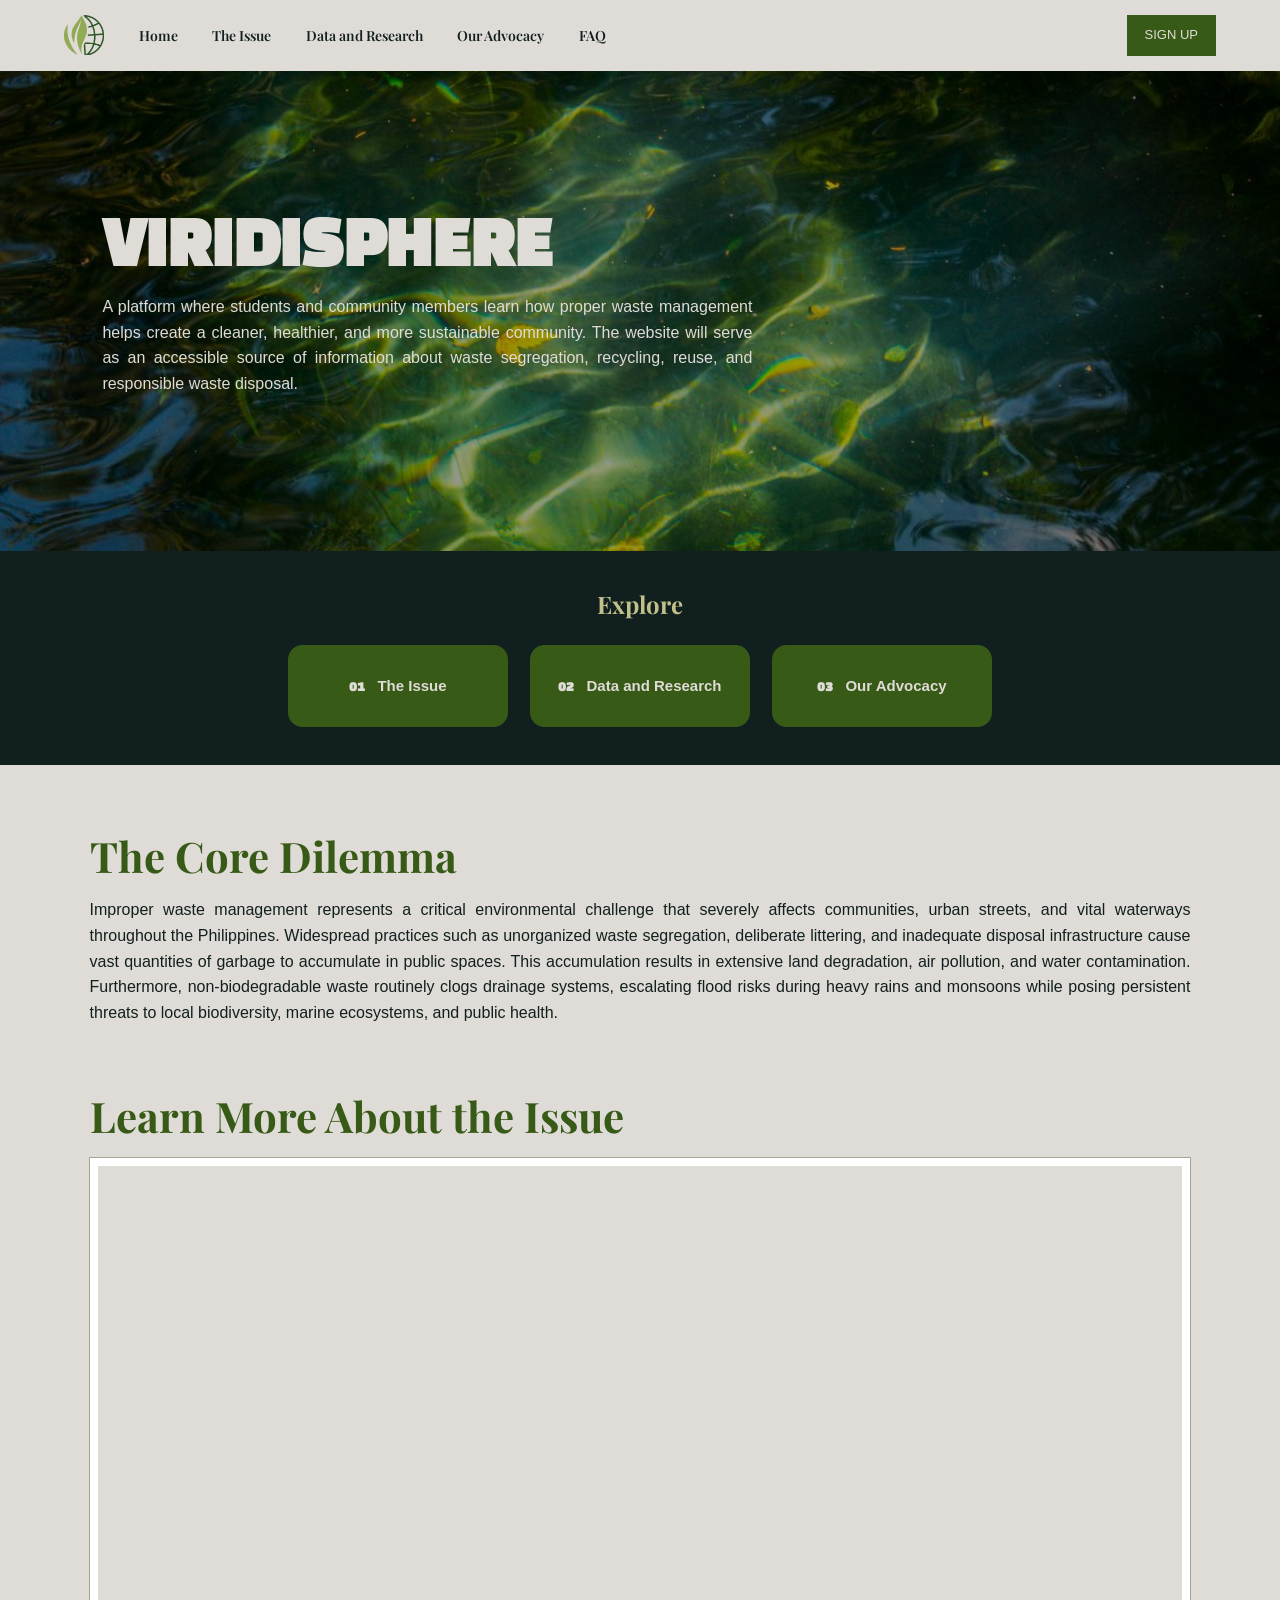
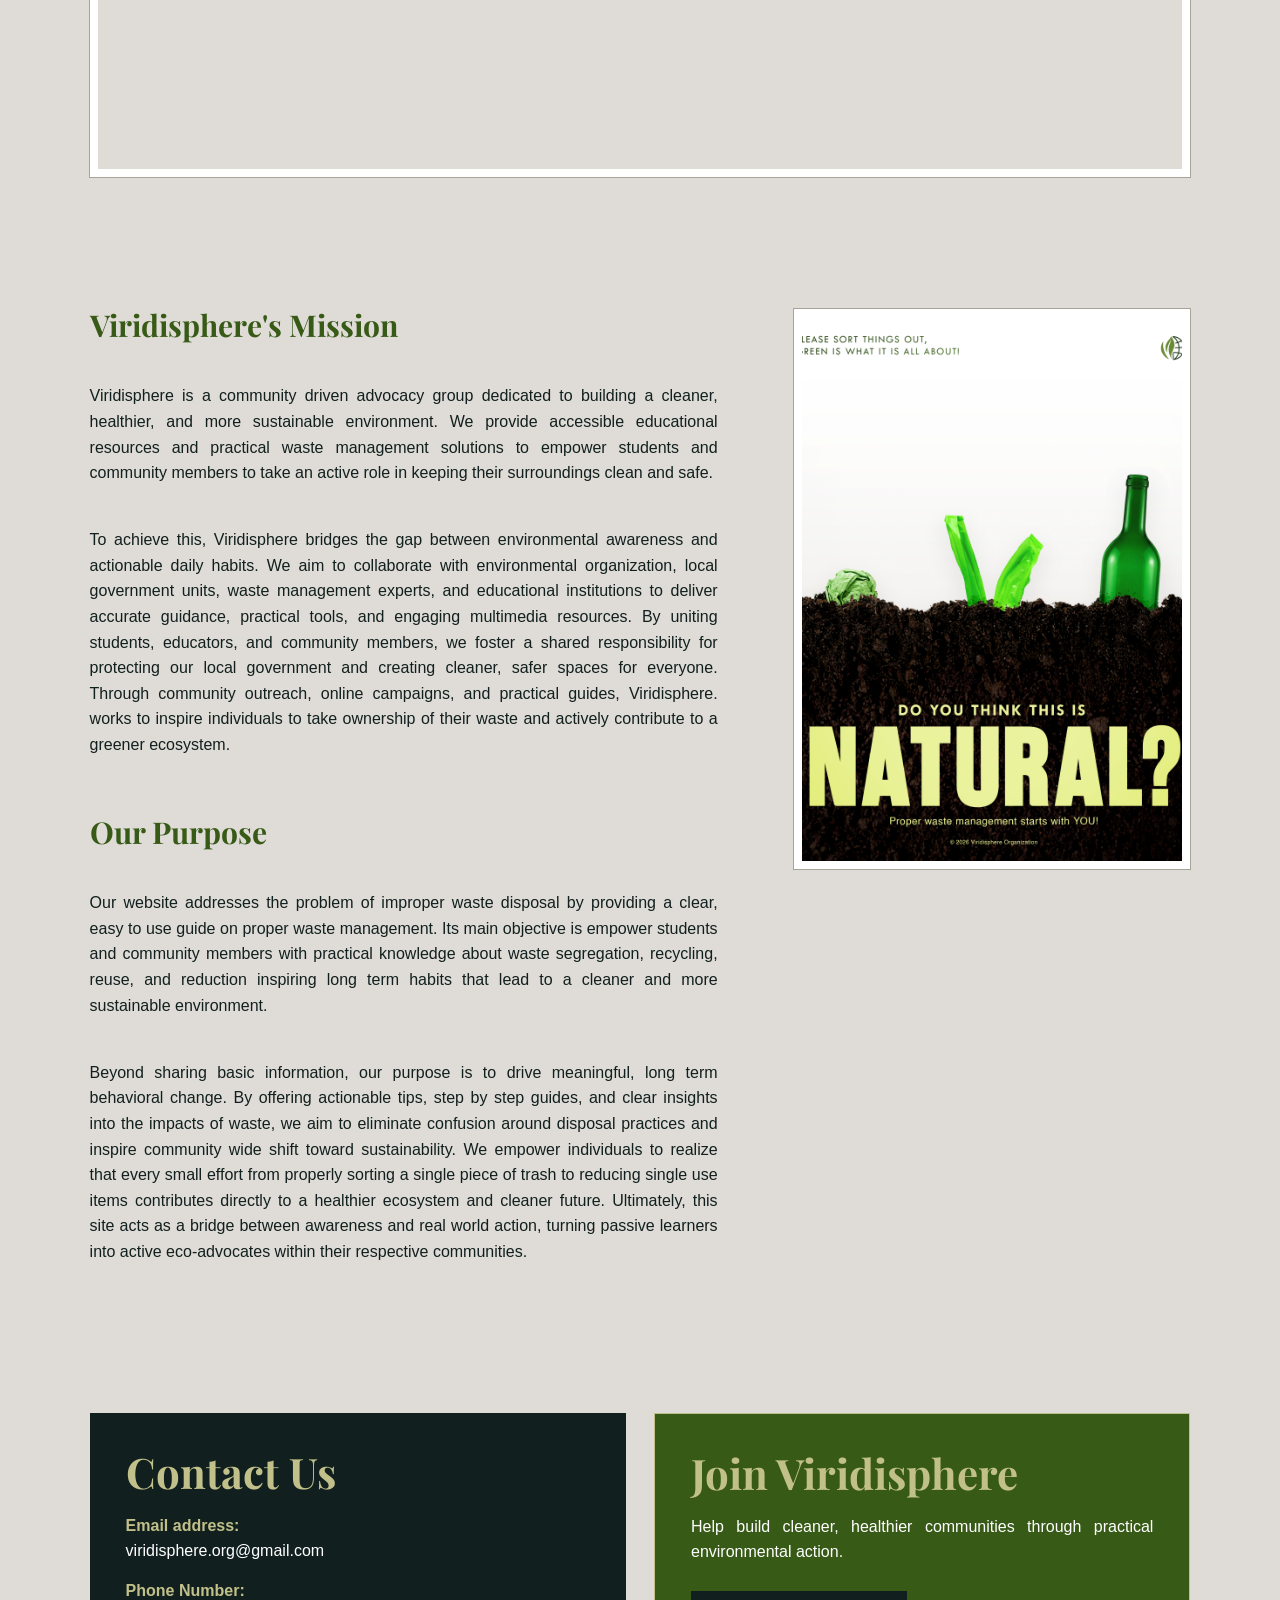
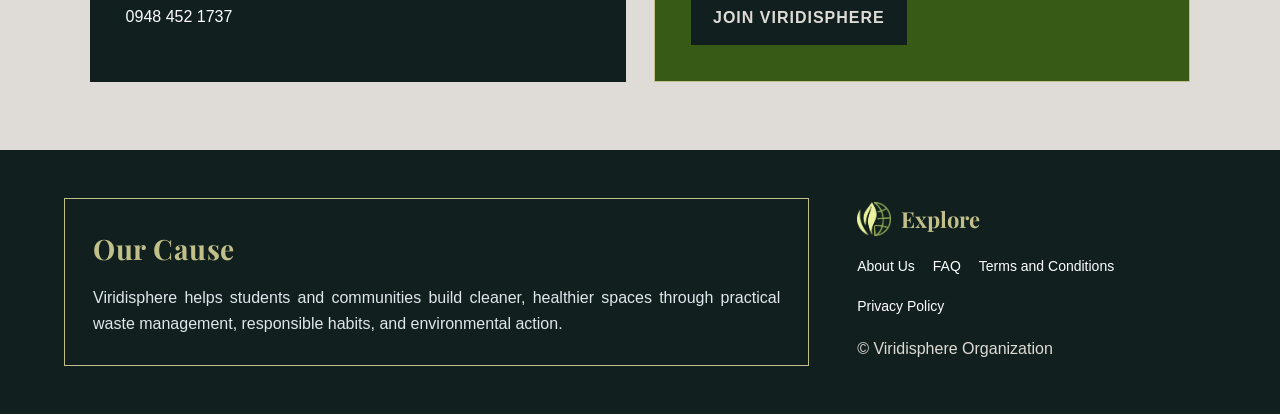
<file: index.html>
<!doctype html>
<html lang="en">
  <head>
    <link rel="icon" type="image/png" href="viridispherelogo fordarkbg.png" />
    <meta charset="UTF-8" />
    <meta name="viewport" content="width=device-width, initial-scale=1.0" />
    <title>Home - Viridisphere</title>
    <link rel="stylesheet" href="navherofooter.css" />
    <link rel="stylesheet" href="Home.css" />

    <style>
      /* HERO BACKGROUND */
      .hero {
        position: relative;
        height: 480px;
        background-image: url("HomeHERO.jpg");
        background-size: cover;
        background-position: center;
        display: flex;
        align-items: center;
        padding: 0 8%;
      }

      /* NEWSPAPER CONTENT */
      .website-details {
        background-color: var(--white);
        padding: 64px 7%;
      }

      .cards-grid {
        display: grid;
        grid-template-columns: minmax(0, 1.3fr) minmax(320px, 0.9fr);
        gap: 38px;
        max-width: 1200px;
        margin: 0 auto;
        align-items: start;
      }

      .text-column {
        display: flex;
        flex-direction: column;
        gap: 42px;
      }

      .card {
        background: transparent;
        padding: 0;
        display: flex;
        flex-direction: column;
      }

      .card p,
      .card h2 {
        color: var(--green);
      }

      .card p {
        color: var(--dark);
        font-size: 16px;
        line-height: 1.75;
      }

      .card h2 {
        font-size: 30px;
        line-height: 1.1;
        margin-bottom: 16px;
      }

      .poster-card {
        position: sticky;
        top: 90px;
        align-self: start;
        border-left: 1px solid var(--ash);
        padding-left: 38px;
      }

      .poster-card img {
        display: block;
        width: 100%;
        min-height: 560px;
        object-fit: cover;
        border: 8px solid #ffffff;
        box-shadow: 0 0 0 1px var(--ash);
      }

      @media (max-width: 850px) {
        .cards-grid {
          grid-template-columns: 1fr;
        }

        .poster-card {
          position: static;
          grid-row: 1;
          justify-self: center;
          width: min(480px, 100%);
          border-left: 0;
          padding-left: 0;
        }

        .poster-card img {
          min-height: 480px;
        }
      }

      @media (max-width: 560px) {
        .text-column {
          gap: 28px;
        }

        .poster-card img {
          min-height: 360px;
        }
      }

    </style>
  </head>
  <body>
    <!-- NAVIGATION SECTION -->
    <header class="navbar">
      <a href="index.html" class="logo-link">
        <img src="viridispherelogo forwhite-lightbg.png" alt="Logo" class="nav-logo" />
      </a>
      <nav class="nav-links">
        <a href="index.html">Home</a>
        <a href="The Issue.html">The Issue</a>
        <a href="Data and Research.html">Data and Research</a>
        <a href="Advocacy.html">Our Advocacy</a>
        <a href="FAQ.html">FAQ</a>
      </nav>
      <a href="join.html#join" class="nav-signup">SIGN UP</a>
    </header>

    <!--"BILLBOARD" OR HERO SECTION-->
    <section class="hero">
      <div class="hero-overlay"></div>
      <div class="hero-content">
        <h1>VIRIDISPHERE
        </h1>
        <p>
          A platform where students and community members learn how proper
          waste management helps create a cleaner, healthier, and more
          sustainable community. The website will serve as an accessible source
          of information about waste segregation, recycling, reuse, and
          responsible waste disposal.
        </p>
      </div>
    </section>

    <section class="quick-navigation" aria-label="On-page navigation">
      <h2>Explore</h2>
      <div class="quick-navigation-links">
        <a class="quick-navigation-link" href="The Issue.html">
          <span class="quick-navigation-icon">01</span>
          <span>The Issue</span>
        </a>
        <a class="quick-navigation-link" href="Data and Research.html">
          <span class="quick-navigation-icon">02</span>
          <span>Data and Research</span>
        </a>
        <a class="quick-navigation-link" href="Advocacy.html">
          <span class="quick-navigation-icon">03</span>
          <span>Our Advocacy</span>
        </a>
      </div>
    </section>

    <section class="core-dilemma" aria-labelledby="core-dilemma-title">
      <div class="core-dilemma-content">
        <h2 id="core-dilemma-title">The Core Dilemma</h2>
        <p>
          Improper waste management represents a critical environmental
          challenge that severely affects communities, urban streets, and vital
          waterways throughout the Philippines. Widespread practices such as
          unorganized waste segregation, deliberate littering, and inadequate
          disposal infrastructure cause vast quantities of garbage to
          accumulate in public spaces. This accumulation results in extensive
          land degradation, air pollution, and water contamination. Furthermore,
          non-biodegradable waste routinely clogs drainage systems, escalating
          flood risks during heavy rains and monsoons while posing persistent
          threats to local biodiversity, marine ecosystems, and public health.
        </p>
      </div>
    </section>

    <section class="home-video" aria-labelledby="home-video-title">
      <div class="home-video-content">
        <h2 id="home-video-title">Learn More About the Issue</h2>
        <div class="video-frame">
          <iframe
            src="https://www.youtube.com/embed/wjGBN2ZbdJE"
            title="Waste management education video"
            allow="accelerometer; autoplay; clipboard-write; encrypted-media; gyroscope; picture-in-picture; web-share"
            allowfullscreen
          ></iframe>
        </div>
      </div>
    </section>

    <!-- CARDS -->
    <section class="website-details">
      <div class="cards-grid">
        <div class="text-column">
          <div class="card">
          <h2>Viridisphere's Mission</h2>
          <br />
          <p>
            Viridisphere is a community driven advocacy group dedicated to
            building a cleaner, healthier, and more sustainable environment. We
            provide accessible educational resources and practical waste
            management solutions to empower students and community members to
            take an active role in keeping their surroundings clean and safe.
          </p>
          <br />
          <p>
            To achieve this, Viridisphere bridges the gap between
            environmental awareness and actionable daily habits. We aim to
            collaborate with environmental organization, local government units,
            waste management experts, and educational institutions to deliver
            accurate guidance, practical tools, and engaging multimedia
            resources. By uniting students, educators, and community members, we
            foster a shared responsibility for protecting our local government
            and creating cleaner, safer spaces for everyone. Through community
            outreach, online campaigns, and practical guides, Viridisphere.
            works to inspire individuals to take ownership of their waste and
            actively contribute to a greener ecosystem.
          </p>
          </div>

          <div class="card">
          <h2>Our Purpose</h2>
          <br />
          <p>
            Our website addresses the problem of improper waste disposal by
            providing a clear, easy to use guide on proper waste management. Its
            main objective is empower students and community members with
            practical knowledge about waste segregation, recycling, reuse, and
            reduction inspiring long term habits that lead to a cleaner and more
            sustainable environment.
          </p>
          <br />
          <p>
            Beyond sharing basic information, our purpose is to drive
            meaningful, long term behavioral change. By offering actionable
            tips, step by step guides, and clear insights into the impacts of
            waste, we aim to eliminate confusion around disposal practices and
            inspire community wide shift toward sustainability. We empower
            individuals to realize that every small effort from properly sorting
            a single piece of trash to reducing single use items contributes
            directly to a healthier ecosystem and cleaner future. Ultimately,
            this site acts as a bridge between awareness and real world action,
            turning passive learners into active eco-advocates within their
            respective communities.
          </p>
          </div>
        </div>

        <div class="card poster-card">
          <img src="viridisphereposter.png" alt="Viridisphere waste management poster" />
        </div>
      </div>
    </section>

    <section class="home-actions" aria-label="Contact and join Viridisphere">
      <div class="home-action-panel">
        <h2>Contact Us</h2>
        <p><strong>Email address:</strong><br />viridisphere.org@gmail.com</p>
        <p><strong>Phone Number:</strong><br />0948 452 1737</p>
      </div>
      <div class="home-action-panel home-join-panel">
        <h2>Join Viridisphere</h2>
        <p>Help build cleaner, healthier communities through practical environmental action.</p>
        <a class="home-join-link" href="join.html#join">JOIN VIRIDISPHERE</a>
      </div>
    </section>

    <!-- FOOTER -->
    <section class="site-footer">
      <div class="footer-content">
        <div class="footer-layout">
          <div class="footer-about">
            <h2>Our Cause</h2>
            <p>Viridisphere helps students and communities build cleaner, healthier spaces through practical waste management, responsible habits, and environmental action.</p>
          </div>
          <div class="footer-links">
            <h2 class="footer-explore-title"><img src="viridispherelogo fordarkbg.png" alt="" />Explore</h2>
            <nav class="footer-nav" aria-label="Footer navigation">
              <a href="Advocacy.html">About Us</a>
              <a href="FAQ.html">FAQ</a>
              <a href="https://www.youtube.com/watch?v=tVlKLpxyCBY" target="_blank" rel="noopener noreferrer">Terms and Conditions</a>
              <a href="https://www.youtube.com/watch?v=tVlKLpxyCBY" target="_blank" rel="noopener noreferrer">Privacy Policy</a>
            </nav>
            <p class="footer-copyright">&copy; Viridisphere Organization</p>
          </div>
        </div>
      </div>
    </section>
  </body>
</html>
</file>
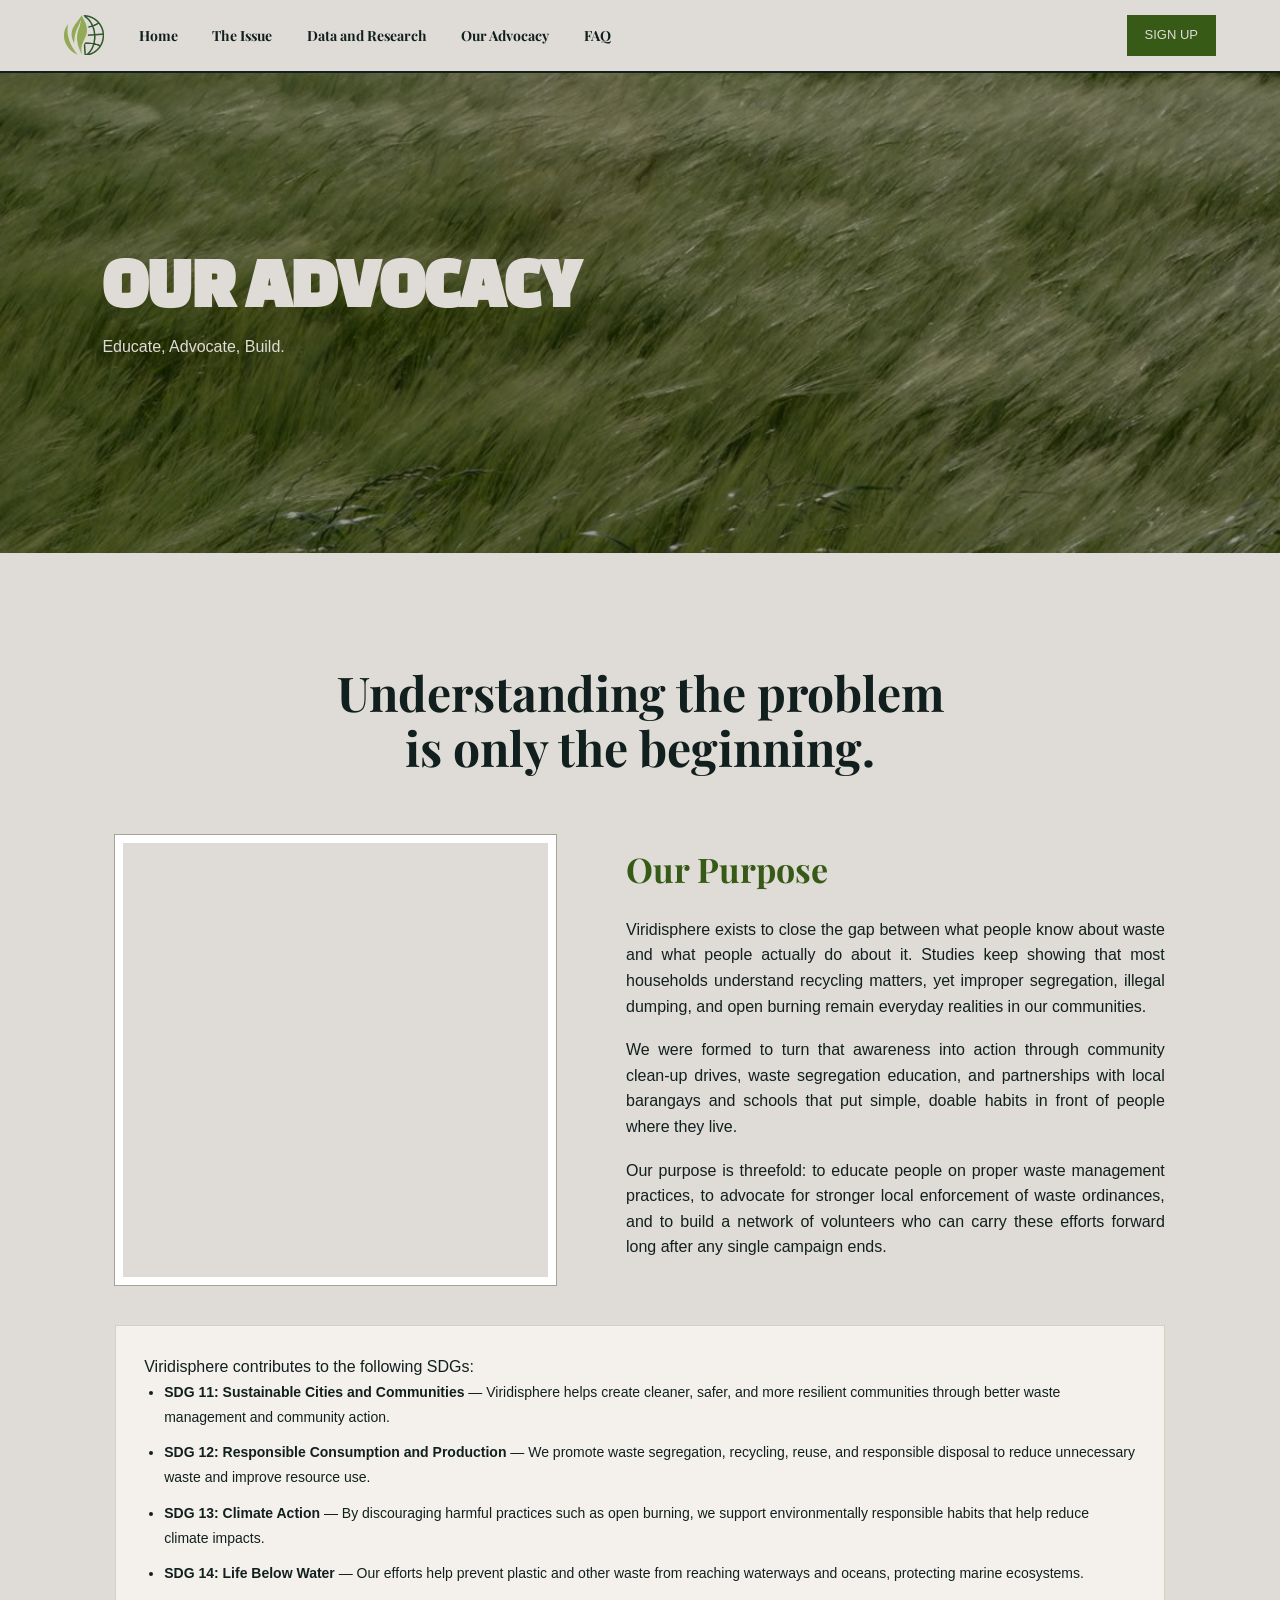
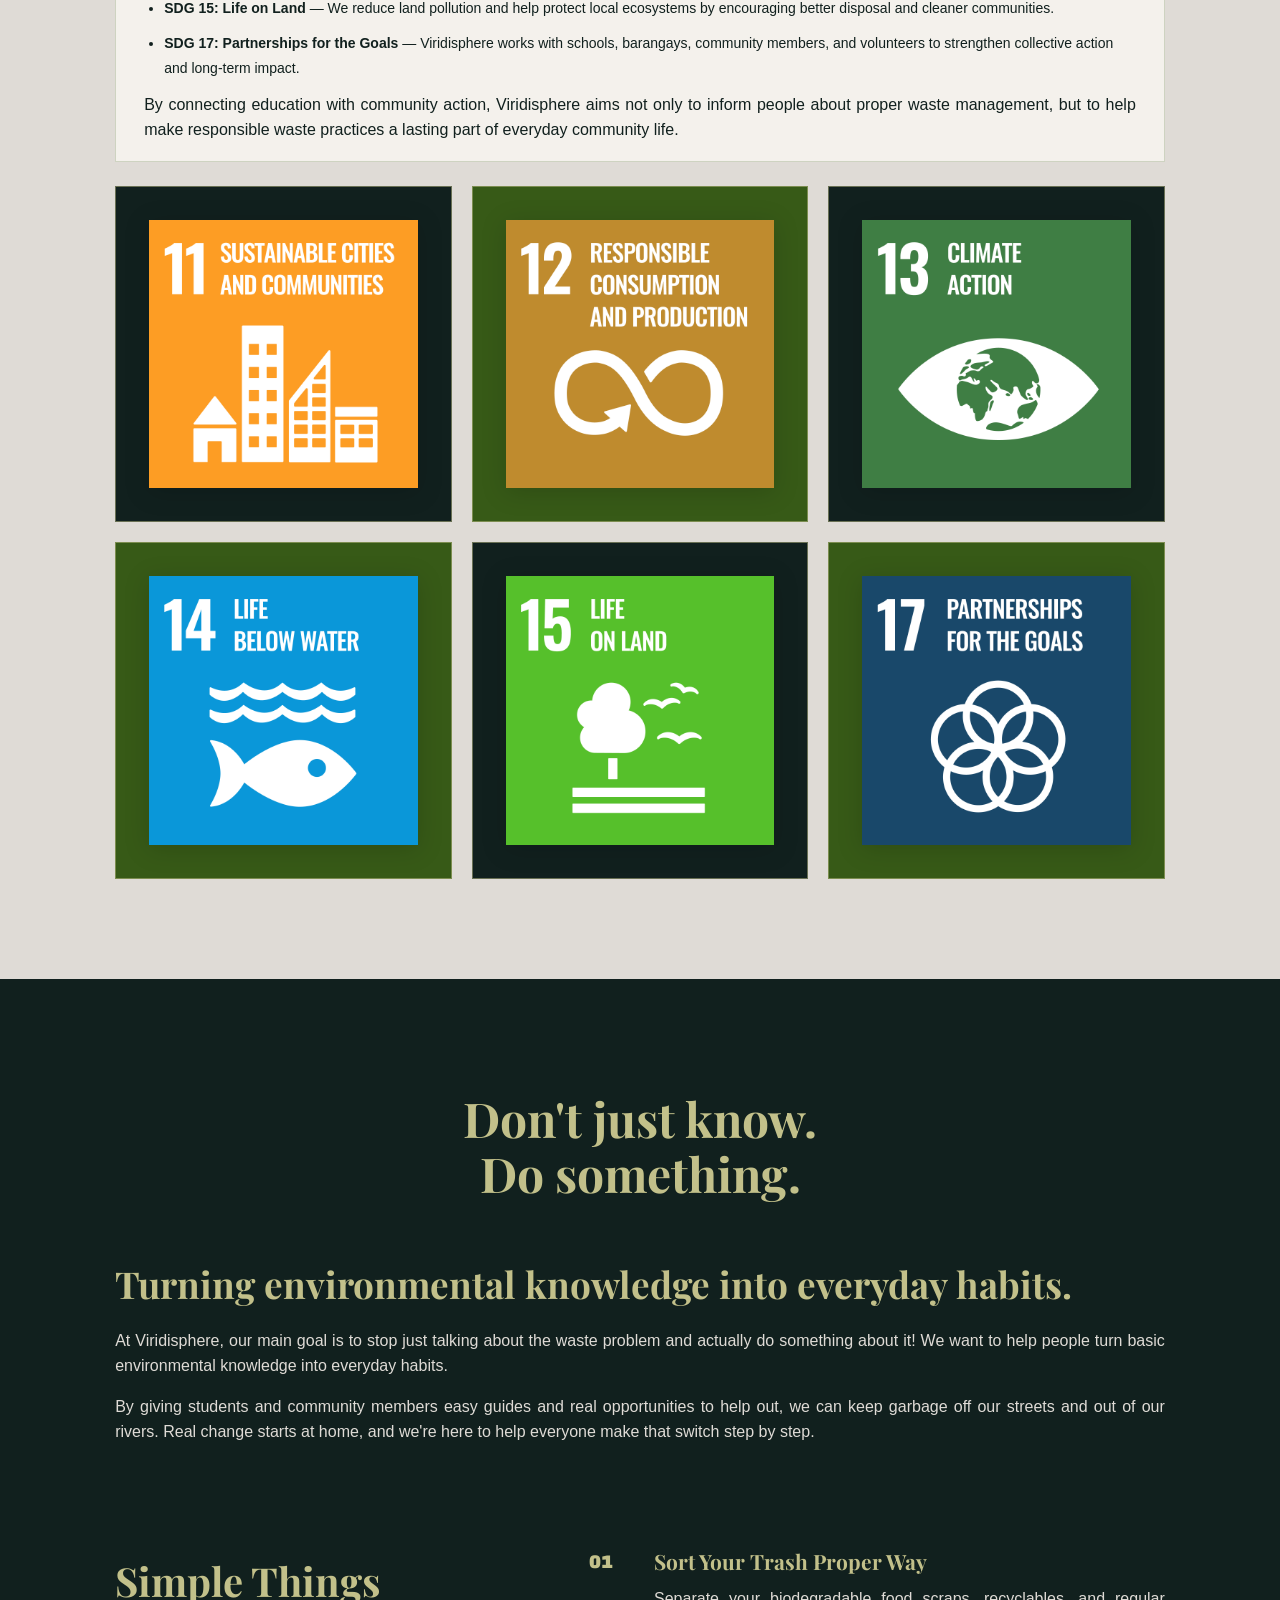
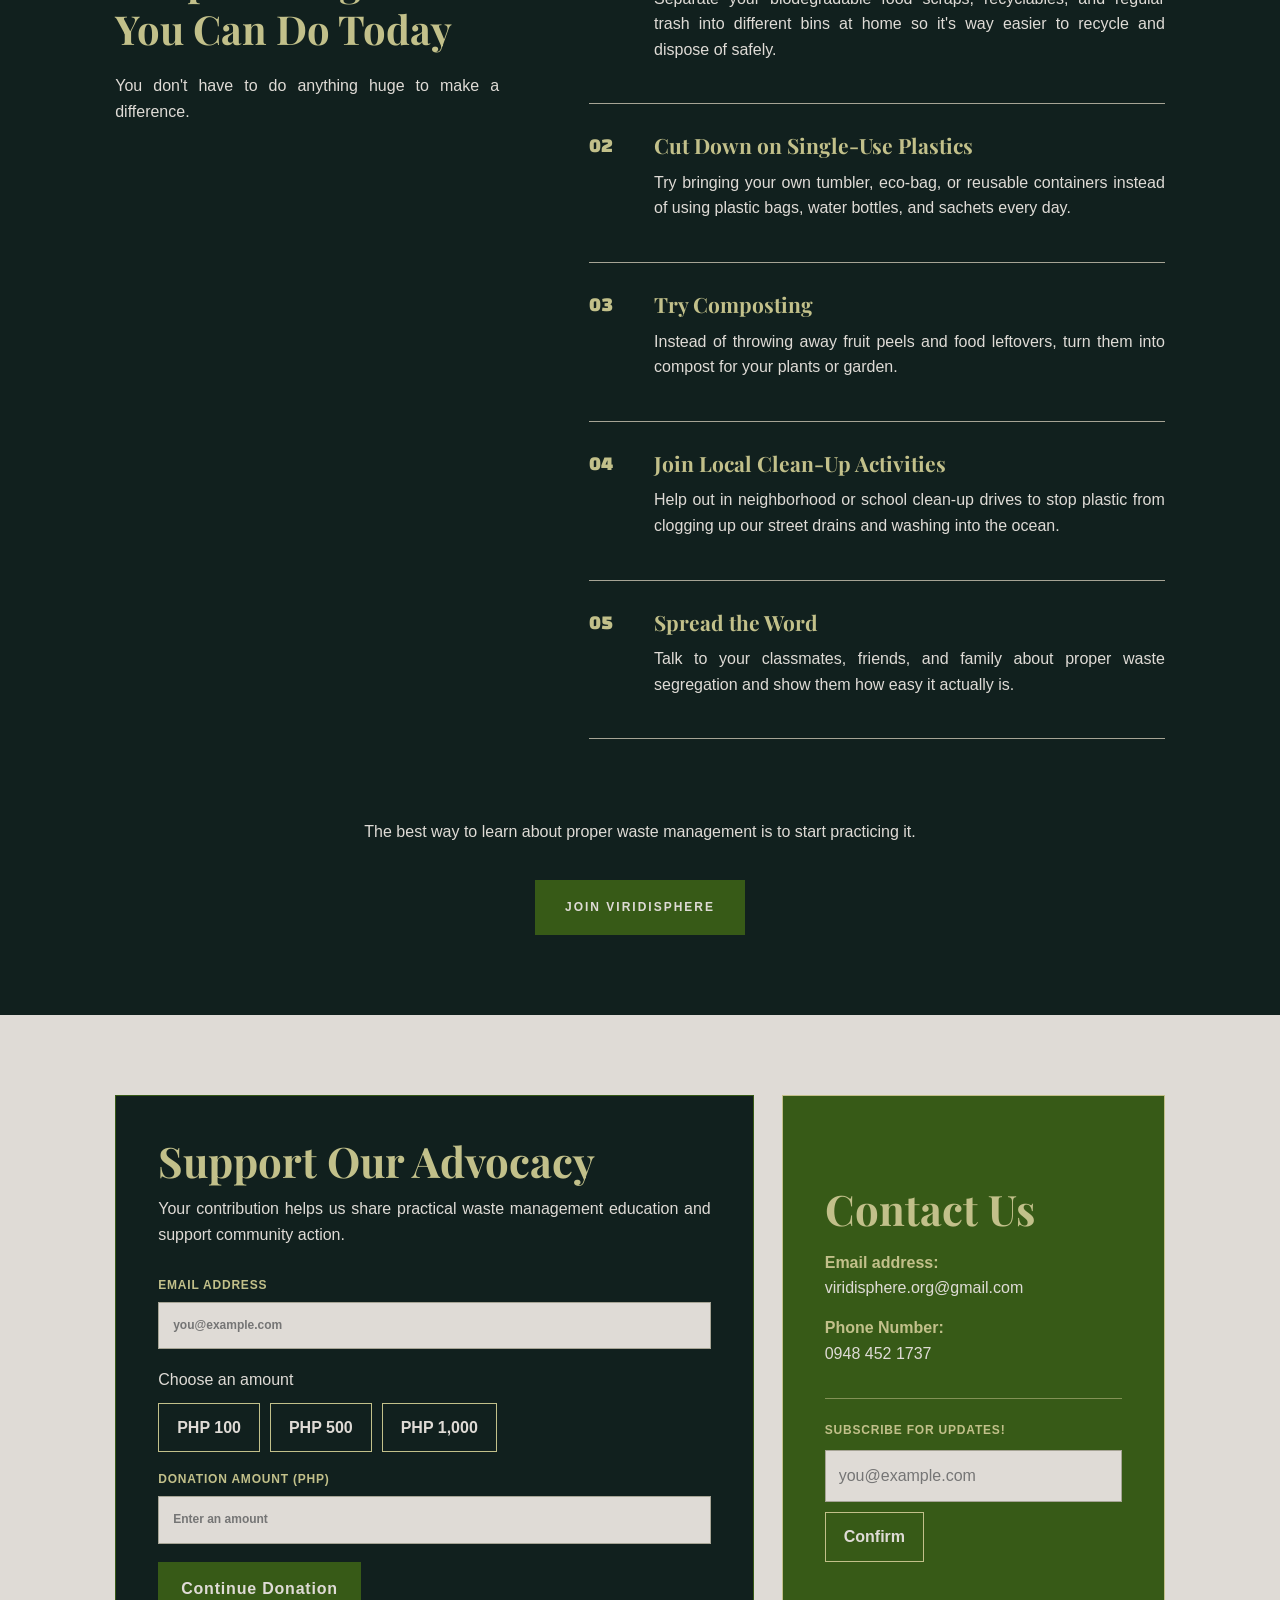
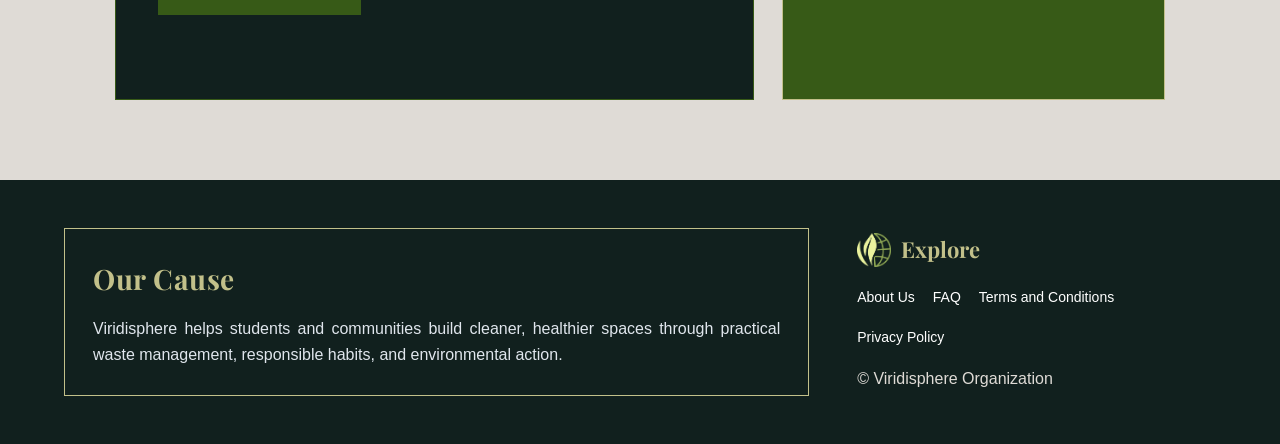
<file: Advocacy.html>
<!DOCTYPE html>
<html lang="en">

<head>
    <meta charset="UTF-8">
    <meta name="viewport" content="width=device-width, initial-scale=1.0">

    <title>Advocacy and About Us - Viridisphere</title>

    <!-- GOOGLE FONTS -->
    <link rel="preconnect" href="https://fonts.googleapis.com">
    <link rel="preconnect" href="https://fonts.gstatic.com" crossorigin>

    <link
        href="https://fonts.googleapis.com/css2?family=Changa+One:ital@0;1&family=Playfair+Display:wght@400;500;600;700&family=Valley+Sans&display=swap"
        rel="stylesheet"
    >

    <!-- EXTERNAL CSS -->
    <link rel="stylesheet" href="navherofooter.css">

    <style>
/* HERO BACKGROUND */
      .hero {
        position: relative;
        height: 480px;
        background-image: url("advocacyHERO.jpg");
        background-size: cover;
        background-position: center;
        display: flex;
        align-items: center;
        padding: 0 8%;
      }

      
/* COLORS */
        :root {
            --dark: #11201e;
            --green: #375a17;
            --olive: #c2c08a;
            --ash: #a6a495;
            --white: #dfdbd6;
            }


/* GENEREAL FORMATTING */
        * {
        margin: 0;
        padding: 0;
        box-sizing: border-box;
        }

        html {
        scroll-behavior: smooth;
        }

        body {
        font-family: var(--body-font);
        background-color: var(--white);
        color: var(--dark);
        line-height: 1.6;
        }


/* HEADINGS */
        .section-heading {
        margin-bottom: 60px;
        width: 100%;
        max-width: 1200px;
        margin-left: auto;
        margin-right: auto;
        }

        .section-heading > span {
        font-family: var(--body-font);
        color: var(--green);
        font-size: 10px;
        font-weight: bold;
        letter-spacing: 2px;
        }

        .section-heading h2 {
        font-family: var(--heading-font);
        font-size: clamp(32px, 4vw, 48px);
        line-height: 1.15;
        font-weight: 700;
        color: var(--dark);
        margin-top: 12px;
        text-align: center;
        }


/* ADVOCACY */
        .advocacy {
        padding: 100px 9%;
        background-color: var(--white);
        }

        /* Purpose-Grid */

        .advocacy-grid {
        width: 100%;
        max-width: 1200px;
        margin: auto;
        display: grid;
        grid-template-columns: 0.9fr 1.1fr;
        gap: 70px;
        align-items: center;
        }

        /* Image */

        .advocacy-image {
        min-height: 450px;
        background-image: url('https://images.unsplash.com/photo-1559027615-cd4628902d4a?auto=format&fit=crop&w=900&q=80');
        background-size: cover;
        background-position: center;
        position: relative;
        border: 8px solid #ffffff;
        box-shadow: 0 0 0 1px var(--ash);
        }

        .image-label {
        position: absolute;
        bottom: 20px;
        left: 20px;
        padding: 8px 14px;
        background-color: var(--dark);
        color: var(--olive);
        font-family: var(--body-font);
        font-size: 9px;
        letter-spacing: 1px;
        }

        /* Advocacy-Content */

        .advocacy-content h3 {
        font-family: var(--heading-font);
        font-size: 34px;
        color: var(--heading-on-ash);
        margin-bottom: 20px;
        }

        .advocacy-content p {
        font-family: var(--body-font);
        font-size: 14px;
        color: var(--body-on-ash);
        margin-bottom: 18px;
        line-height: 1.7;
        }

        .sdg-intro {
        width: 100%;
        max-width: 1200px;
        margin: 40px auto 0;
        padding: 28px 28px 18px;
        background: #f4f1ec;
        border: 1px solid rgba(55, 90, 23, 0.2);
        }

        .sdg-intro p {
        margin: 0;
        font-size: 14px;
        line-height: 1.8;
        color: var(--dark);
        }

        .sdg-intro p + p {
        margin-top: 18px;
        }

        .sdg-list {
        margin: 0;
        padding-left: 20px;
        font-size: 14px;
        line-height: 1.8;
        color: var(--dark);
        }

        .sdg-list li {
        margin-bottom: 10px;
        }

        .sdg-grid {
        width: 100%;
        max-width: 1200px;
        margin: 24px auto 0;
        display: grid;
        grid-template-columns: repeat(3, minmax(0, 1fr));
        gap: 20px;
        }

        .sdg-tile {
        aspect-ratio: 1;
        background: var(--dark);
        border: 1px solid rgba(194, 192, 138, 0.5);
        display: flex;
        flex-direction: column;
        justify-content: center;
        align-items: center;
        text-align: center;
        padding: 18px;
        color: var(--white);
        overflow: hidden;
        transition: transform 180ms ease, box-shadow 180ms ease, filter 180ms ease;
        transform-origin: center;
        }

        .sdg-tile:nth-child(even) {
        background: var(--green);
        }

        .sdg-tile:hover,
        .sdg-tile:focus-within {
        transform: scale(1.04);
        box-shadow: 0 0 16px rgba(194, 192, 138, 0.75);
        filter: brightness(1.08);
        }

        .sdg-tile img {
        width: 90%;
        max-width: 300px;
        height: auto;
        object-fit: contain;
        filter: drop-shadow(0 4px 12px rgba(0, 0, 0, 0.15));
        transition: transform 180ms ease, filter 180ms ease;
        }

        .sdg-tile:hover img,
        .sdg-tile:focus-within img {
        transform: scale(1.04);
        filter: drop-shadow(0 0 12px rgba(194, 192, 138, 0.8));
        }

        .sdg-tile strong,
        .sdg-tile span {
        display: none;
        }


/* ACTIONS */
        .action {
        background-color: var(--dark);
        color: var(--white);
        padding: 100px 9% 80px;
        }

        /* Light-Heading */

        .light-heading > span {
        color: var(--olive);
        }

        .light-heading h2 {
        color: var(--heading-on-green);
        }

        .advocacy-cta {
        width: calc(100% + 18%);
        max-width: none;
        margin: 80px -9% 0;
        text-align: center;
        display: flex;
        flex-direction: column;
        align-items: center;
        }

        .advocacy-cta p {
        color: var(--body-on-green);
        font-size: 17px;
        line-height: 1.7;
        margin-bottom: 35px;
        text-align: center;
        }

        .advocacy-cta a {
        display: inline-block;
        padding: 18px 30px;
        background: var(--green);
        color: var(--white);
        font-size: 12px;
        font-weight: bold;
        letter-spacing: 2px;
        text-decoration: none;
        }

        .advocacy-cta a:hover {
        background: var(--olive);
        color: var(--dark);
        }

        /* Action-Intro */

        .action-intro {
        width: 100%;
        max-width: 1200px;
        margin: 0 auto 100px;
        }

        .light-label {
        color: var(--olive);
        }

        .action-intro h2 {
        font-family: var(--heading-font);
        font-size: 37px;
        line-height: 1.25;
        font-weight: 700;
        color: var(--heading-on-green);
        margin: 12px 0 20px;
        }

        .action-intro p {
        font-family: var(--body-font);
        font-size: 14px;
        line-height: 1.7;
        color: var(--body-on-green);
        margin-bottom: 15px;
        }


/* LIST OF ACTIONS */
        .things-section {
        width: 100%;
        max-width: 1200px;
        margin: auto;
        display: grid;
        grid-template-columns: 0.8fr 1.2fr;
        gap: 90px;
        }

        .things-title {
        position: sticky;
        top: 90px;
        align-self: start;
        }

        @media (max-width: 760px) {
        .things-title {
        position: static;
        }
        }

        .things-title h2 {
        font-family: var(--heading-font);
        font-size: 40px;
        line-height: 1.2;
        color: var(--heading-on-green);
        margin: 12px 0 20px;
        }

        .things-title p {
        font-family: var(--body-font);
        font-size: 13px;
        color: var(--body-on-green);
        }

        /* ACTION ITEMS */

        .action-item {
        display: grid;
        grid-template-columns: 45px 1fr;
        gap: 20px;
        padding: 25px 0;
        border-bottom: 1px solid var(--ash);
        }

        .action-item:first-child {
        padding-top: 0;
        }

        .action-number {
        font-family: var(--title-font);
        font-size: 20px;
        color: var(--olive);
        }

        .action-item h3 {
        font-family: var(--heading-font);
        font-size: 21px;
        color: var(--olive);
        margin: 0 0 7px;
        }

        .action-item p {
        font-family: var(--body-font);
        font-size: 12px;
        line-height: 1.65;
        color: var(--body-on-green);
        }

        .navbar .nav-links a {
        font-family: var(--heading-font);
        font-weight: 700 !important;
        }

        .donation-section {
        padding: 80px 9%;
        background-color: var(--white);
        }

        .donation-layout {
        width: 100%;
        max-width: 1200px;
        margin: 0 auto;
        display: grid;
        grid-template-columns: minmax(0, 1.25fr) minmax(260px, 0.75fr);
        gap: 28px;
        align-items: stretch;
        }

        .donation-panel {
        width: 100%;
        max-width: none;
        margin: 0;
        padding: 42px;
        background-color: var(--dark);
        border: 1px solid var(--green);
        color: var(--body-on-green);
        }

        .contact-panel {
        display: flex;
        flex-direction: column;
        justify-content: center;
        padding: 42px;
        background-color: var(--green);
        border: 1px solid var(--olive);
        }

        .contact-panel h2 {
        margin-bottom: 18px;
        color: var(--heading-on-green);
        font-family: var(--heading-font);
        font-size: clamp(28px, 4vw, 42px);
        line-height: 1.1;
        }

        .contact-panel p {
        margin: 0 0 14px;
        color: var(--body-on-green);
        font-size: 15px;
        line-height: 1.7;
        }

        .contact-panel strong {
        color: var(--olive);
        }

        .updates-form {
        display: grid;
        gap: 10px;
        margin-top: 18px;
        padding-top: 22px;
        border-top: 1px solid rgba(194, 192, 138, 0.55);
        }

        .updates-form label {
        color: var(--olive);
        font-size: 12px;
        font-weight: bold;
        letter-spacing: 0.8px;
        text-transform: uppercase;
        }

        .updates-form input {
        width: 100%;
        padding: 12px 13px;
        border: 1px solid var(--ash);
        background-color: var(--white);
        color: var(--dark);
        font: inherit;
        }

        .updates-form input:focus {
        outline: 2px solid var(--olive);
        outline-offset: 2px;
        }

        .updates-form button {
        justify-self: start;
        padding: 11px 18px;
        border: 1px solid var(--olive);
        background-color: transparent;
        color: var(--body-on-green);
        font: inherit;
        font-weight: bold;
        cursor: pointer;
        }

        .updates-form button:hover,
        .updates-form button:focus-visible {
        background-color: var(--olive);
        color: var(--dark);
        }

        .updates-message {
        min-height: 1.5em;
        margin: 0;
        color: var(--olive);
        font-size: 13px;
        }

        .donation-panel h2 {
        margin-bottom: 12px;
        color: var(--heading-on-green);
        font-family: var(--heading-font);
        font-size: clamp(28px, 4vw, 42px);
        line-height: 1.1;
        }

        .donation-panel > p {
        max-width: 580px;
        margin-bottom: 28px;
        color: var(--body-on-green);
        }

        .donation-form {
        display: grid;
        gap: 18px;
        }

        .donation-form label {
        display: grid;
        gap: 7px;
        color: var(--olive);
        font-size: 12px;
        font-weight: bold;
        letter-spacing: 0.8px;
        text-transform: uppercase;
        }

        .donation-form input {
        width: 100%;
        padding: 13px 14px;
        border: 1px solid var(--ash);
        background-color: var(--white);
        color: var(--dark);
        font: inherit;
        }

        .donation-form input:focus {
        outline: 2px solid var(--olive);
        outline-offset: 2px;
        }

        .preset-label {
        margin-bottom: -8px;
        }

        .donation-presets {
        display: flex;
        flex-wrap: wrap;
        gap: 10px;
        }

        .donation-preset {
        padding: 11px 18px;
        border: 1px solid var(--olive);
        background: transparent;
        color: var(--body-on-green);
        font: inherit;
        font-weight: bold;
        cursor: pointer;
        }

        .donation-preset:hover,
        .donation-preset.is-selected,
        .donation-preset:focus-visible {
        background-color: var(--olive);
        color: var(--dark);
        }

        .donation-submit {
        justify-self: start;
        padding: 13px 22px;
        border: 1px solid var(--green);
        background-color: var(--green);
        color: var(--white);
        font: inherit;
        font-weight: bold;
        letter-spacing: 0.8px;
        cursor: pointer;
        }

        .donation-submit:hover,
        .donation-submit:focus-visible {
        background-color: var(--olive);
        color: var(--dark);
        }

        .donation-message {
        min-height: 1.5em;
        margin: 0;
        color: var(--olive);
        }

        @media (max-width: 560px) {
        .donation-section {
        padding: 56px 6%;
        }

        .donation-panel {
        padding: 28px 22px;
        }

        .donation-layout {
        grid-template-columns: 1fr;
        }

        .contact-panel {
        padding: 28px 22px;
        }
        }
    </style>
</head>
    <link rel="icon" type="image/png" href="viridispherelogo fordarkbg.png" />


<body>
    <!-- NAVIGATION SECTION -->
    <header class="navbar">
    <a href="index.html" class="logo-link">
    <img src="viridispherelogo forwhite-lightbg.png" alt="Logo" class="nav-logo" />
      </a>
      <nav class="nav-links">
        <a href="index.html">Home</a>
        <a href="The Issue.html">The Issue</a>
        <a href="Data and Research.html">Data and Research</a>
        <a href="Advocacy.html">Our Advocacy</a>
        <a href="FAQ.html">FAQ</a>
      </nav>
            <a href="join.html#join" class="nav-signup">SIGN UP</a>
    </header>
    

<!--"BILLBOARD" OR HERO SECTION-->
    <section class="hero">
      <div class="hero-overlay"></div>
      <div class="hero-content">
        <h1>OUR ADVOCACY</h1>
        <p>
          Educate, Advocate, Build.
        </p>
      </div>
    </section>


<!--ADVOCACY BODY-->
    <section class="advocacy" id="advocacy">

        <div class="section-heading">

            <h2>
                Understanding the problem<br>
                is only the beginning.
            </h2>

        </div>


<!-- OUR PURPOSE -->

        <div class="advocacy-grid">

            <div class="advocacy-image purpose-image">
            </div>


            <div class="advocacy-content">

                <h3>Our Purpose</h3>

                <p>
                    Viridisphere exists to close the gap between what people know about waste and what people actually do about it. Studies keep showing that most households understand recycling matters, yet improper segregation, illegal dumping, and open burning remain everyday realities in our communities.
                </p>

                <p>
                    We were formed to turn that awareness into action through community clean-up drives, waste segregation education, and partnerships with local barangays and schools that put simple, doable habits in front of people where they live.
                </p>

                <p>
                    Our purpose is threefold: to educate people on proper waste management practices, to advocate for stronger local enforcement of waste ordinances, and to build a network of volunteers who can carry these efforts forward long after any single campaign ends.
                </p>

            </div>

        </div>

        <div class="sdg-intro">
            <p>Viridisphere contributes to the following SDGs:</p>
            <ul class="sdg-list">
                <li>
                    <strong>SDG 11: Sustainable Cities and Communities</strong> — Viridisphere helps create cleaner, safer, and more resilient communities through better waste management and community action.
                </li>
                <li>
                    <strong>SDG 12: Responsible Consumption and Production</strong> — We promote waste segregation, recycling, reuse, and responsible disposal to reduce unnecessary waste and improve resource use.
                </li>
                <li>
                    <strong>SDG 13: Climate Action</strong> — By discouraging harmful practices such as open burning, we support environmentally responsible habits that help reduce climate impacts.
                </li>
                <li>
                    <strong>SDG 14: Life Below Water</strong> — Our efforts help prevent plastic and other waste from reaching waterways and oceans, protecting marine ecosystems.
                </li>
                <li>
                    <strong>SDG 15: Life on Land</strong> — We reduce land pollution and help protect local ecosystems by encouraging better disposal and cleaner communities.
                </li>
                <li>
                    <strong>SDG 17: Partnerships for the Goals</strong> — Viridisphere works with schools, barangays, community members, and volunteers to strengthen collective action and long-term impact.
                </li>
            </ul>

            <p>
                By connecting education with community action, Viridisphere aims not only to inform people about proper waste management, but to help make responsible waste practices a lasting part of everyday community life.
            </p>
        </div>

        <div class="sdg-grid" aria-label="SDG goals accomplished by Viridisphere">
            <div class="sdg-tile">
                <img src="sdg-icons/E_WEB_11.png" alt="SDG 11" />
            </div>
            <div class="sdg-tile">
                <img src="sdg-icons/E_WEB_12.png" alt="SDG 12" />
            </div>
            <div class="sdg-tile">
                <img src="sdg-icons/E_WEB_13.png" alt="SDG 13" />
            </div>
            <div class="sdg-tile">
                <img src="sdg-icons/E_WEB_14.png" alt="SDG 14" />
            </div>
            <div class="sdg-tile">
                <img src="sdg-icons/E_WEB_15.png" alt="SDG 15" />
            </div>
            <div class="sdg-tile">
                <img src="sdg-icons/E_WEB_17.png" alt="SDG 17" />
            </div>
        </div>

    </section>


    <!-- =================================================
         ACTION
    ================================================== -->

    <section class="action" id="action">

        <div class="section-heading light-heading">

            <h2>
                Don't just know.<br>
                Do something.
            </h2>

        </div>

        <!-- ORGANIZATION PURPOSE -->

        <div class="action-intro">

            <h2>
                Turning environmental knowledge
                into everyday habits.
            </h2>

            <p>
                At Viridisphere, our main goal is to stop just
                talking about the waste problem and actually do
                something about it! We want to help people turn basic
                environmental knowledge into everyday habits.
            </p>

            <p>
                By giving students and community members easy guides
                and real opportunities to help out, we can keep
                garbage off our streets and out of our rivers.
                Real change starts at home, and we're here to help
                everyone make that switch step by step.
            </p>

        </div>


       


        <!-- SIMPLE THINGS -->

        <div class="things-section">
            <div class="things-title">
                <span class="sub-label light-label">
                  
                </span>
                <h2>
                    Simple Things<br>
                    You Can Do Today
                </h2>
                <p>
                    You don't have to do anything huge to make a
                    difference.
                </p>
            </div>


            <div class="action-list">

                <!-- ACTION 01 -->

                <div class="action-item">
                    <span class="action-number">
                        01
                    </span>
                    <div>
                        <h3>
                            Sort Your Trash Proper Way
                        </h3>
                        <p>
                            Separate your biodegradable food scraps,
                            recyclables, and regular trash into
                            different bins at home so it's way easier
                            to recycle and dispose of safely.
                        </p>
                    </div>
                </div>


                <!-- ACTION 02 -->

                <div class="action-item">
                    <span class="action-number">
                        02
                    </span>
                    <div>
                        <h3>
                            Cut Down on Single-Use Plastics
                        </h3>
                        <p>
                            Try bringing your own tumbler, eco-bag,
                            or reusable containers instead of using
                            plastic bags, water bottles, and sachets
                            every day.
                        </p>
                    </div>
                </div>

                <!-- ACTION 03 -->

                <div class="action-item">
                    <span class="action-number">
                        03
                    </span>
                    <div>
                        <h3>
                            Try Composting
                        </h3>
                        <p>
                            Instead of throwing away fruit peels and
                            food leftovers, turn them into compost
                            for your plants or garden.
                        </p>
                    </div>
                </div>


                <!-- ACTION 04 -->

                <div class="action-item">
                    <span class="action-number">
                        04
                    </span>
                    <div>
                        <h3>
                            Join Local Clean-Up Activities
                        </h3>
                        <p>
                            Help out in neighborhood or school
                            clean-up drives to stop plastic from
                            clogging up our street drains and
                            washing into the ocean.
                        </p>
                    </div>
                </div>

                <!-- ACTION 05 -->

                <div class="action-item">
                    <span class="action-number">
                        05
                    </span>
                    <div>
                        <h3>
                            Spread the Word
                        </h3>
                        <p>
                            Talk to your classmates, friends, and
                            family about proper waste segregation
                            and show them how easy it actually is.
                        </p>
                    </div>
                </div>

                        </div>
                </div>

        <div class="advocacy-cta">
            <p>
                The best way to learn about proper waste management is to
                start practicing it.
            </p>
            <a href="join.html#join">JOIN VIRIDISPHERE</a>
        </div>

    </section>

    <section class="donation-section" aria-labelledby="donation-title">
                <div class="donation-layout">
                    <div class="donation-panel">
            <h2 id="donation-title">Support Our Advocacy</h2>
            <p>Your contribution helps us share practical waste management education and support community action.</p>

            <form class="donation-form" id="donation-form">
                <label for="donor-email">
                    Email address
                    <input id="donor-email" name="email" type="email" placeholder="you@example.com" required />
                </label>

                <span class="preset-label" id="preset-label">Choose an amount</span>
                <div class="donation-presets" aria-labelledby="preset-label">
                    <button class="donation-preset" type="button" data-amount="100">PHP 100</button>
                    <button class="donation-preset" type="button" data-amount="500">PHP 500</button>
                    <button class="donation-preset" type="button" data-amount="1000">PHP 1,000</button>
                </div>

                <label for="donation-amount">
                    Donation amount (PHP)
                    <input id="donation-amount" name="amount" type="number" min="1" step="1" placeholder="Enter an amount" required />
                </label>

                <button class="donation-submit" type="submit">Continue Donation</button>
                <p class="donation-message" id="donation-message" role="status" aria-live="polite"></p>
            </form>
                    </div>
                    <aside class="contact-panel" aria-labelledby="contact-title">
                        <h2 id="contact-title">Contact Us</h2>
                        <p><strong>Email address:</strong><br />viridisphere.org@gmail.com</p>
                        <p><strong>Phone Number:</strong><br />0948 452 1737</p>
                        <form class="updates-form" id="updates-form">
                            <label for="updates-email">Subscribe for updates!</label>
                            <input id="updates-email" name="updates-email" type="email" placeholder="you@example.com" required />
                            <button type="submit">Confirm</button>
                            <p class="updates-message" id="updates-message" role="status" aria-live="polite"></p>
                        </form>
                    </aside>
                </div>
    </section>


 <!-- FOOTER -->
    <section class="site-footer">
      <div class="footer-content">
                <div class="footer-layout">
                    <div class="footer-about">
                        <h2>Our Cause</h2>
                        <p>Viridisphere helps students and communities build cleaner, healthier spaces through practical waste management, responsible habits, and environmental action.</p>
                    </div>
                    <div class="footer-links">
                        <h2 class="footer-explore-title"><img src="viridispherelogo fordarkbg.png" alt="" />Explore</h2>
                        <nav class="footer-nav" aria-label="Footer navigation">
                            <a href="Advocacy.html">About Us</a>
                            <a href="FAQ.html">FAQ</a>
                            <a href="https://www.youtube.com/watch?v=tVlKLpxyCBY" target="_blank" rel="noopener noreferrer">Terms and Conditions</a>
                            <a href="https://www.youtube.com/watch?v=tVlKLpxyCBY" target="_blank" rel="noopener noreferrer">Privacy Policy</a>
                        </nav>
                        <p class="footer-copyright">&copy; Viridisphere Organization</p>
                    </div>
                </div>
      </div>
    </section>

        <script>
            const donationForm = document.querySelector("#donation-form");
            const donationAmount = document.querySelector("#donation-amount");
            const donationMessage = document.querySelector("#donation-message");
            const donationPresets = document.querySelectorAll(".donation-preset");
            const updatesForm = document.querySelector("#updates-form");
            const updatesMessage = document.querySelector("#updates-message");

            donationPresets.forEach((preset) => {
                preset.addEventListener("click", () => {
                    donationAmount.value = preset.dataset.amount;
                    donationPresets.forEach((button) => button.classList.remove("is-selected"));
                    preset.classList.add("is-selected");
                    donationAmount.focus();
                });
            });

            donationAmount.addEventListener("input", () => {
                donationPresets.forEach((preset) => {
                    preset.classList.toggle("is-selected", preset.dataset.amount === donationAmount.value);
                });
            });

            donationForm.addEventListener("submit", (event) => {
                event.preventDefault();
                const formattedAmount = Number(donationAmount.value).toLocaleString("en-PH");
                donationMessage.textContent = `Thank you. Your donation of PHP ${formattedAmount} is ready to continue.`;
            });

            updatesForm.addEventListener("submit", (event) => {
                event.preventDefault();
                updatesMessage.textContent = "You are subscribed for updates.";
            });
        </script>

</body>
</html>
</file>
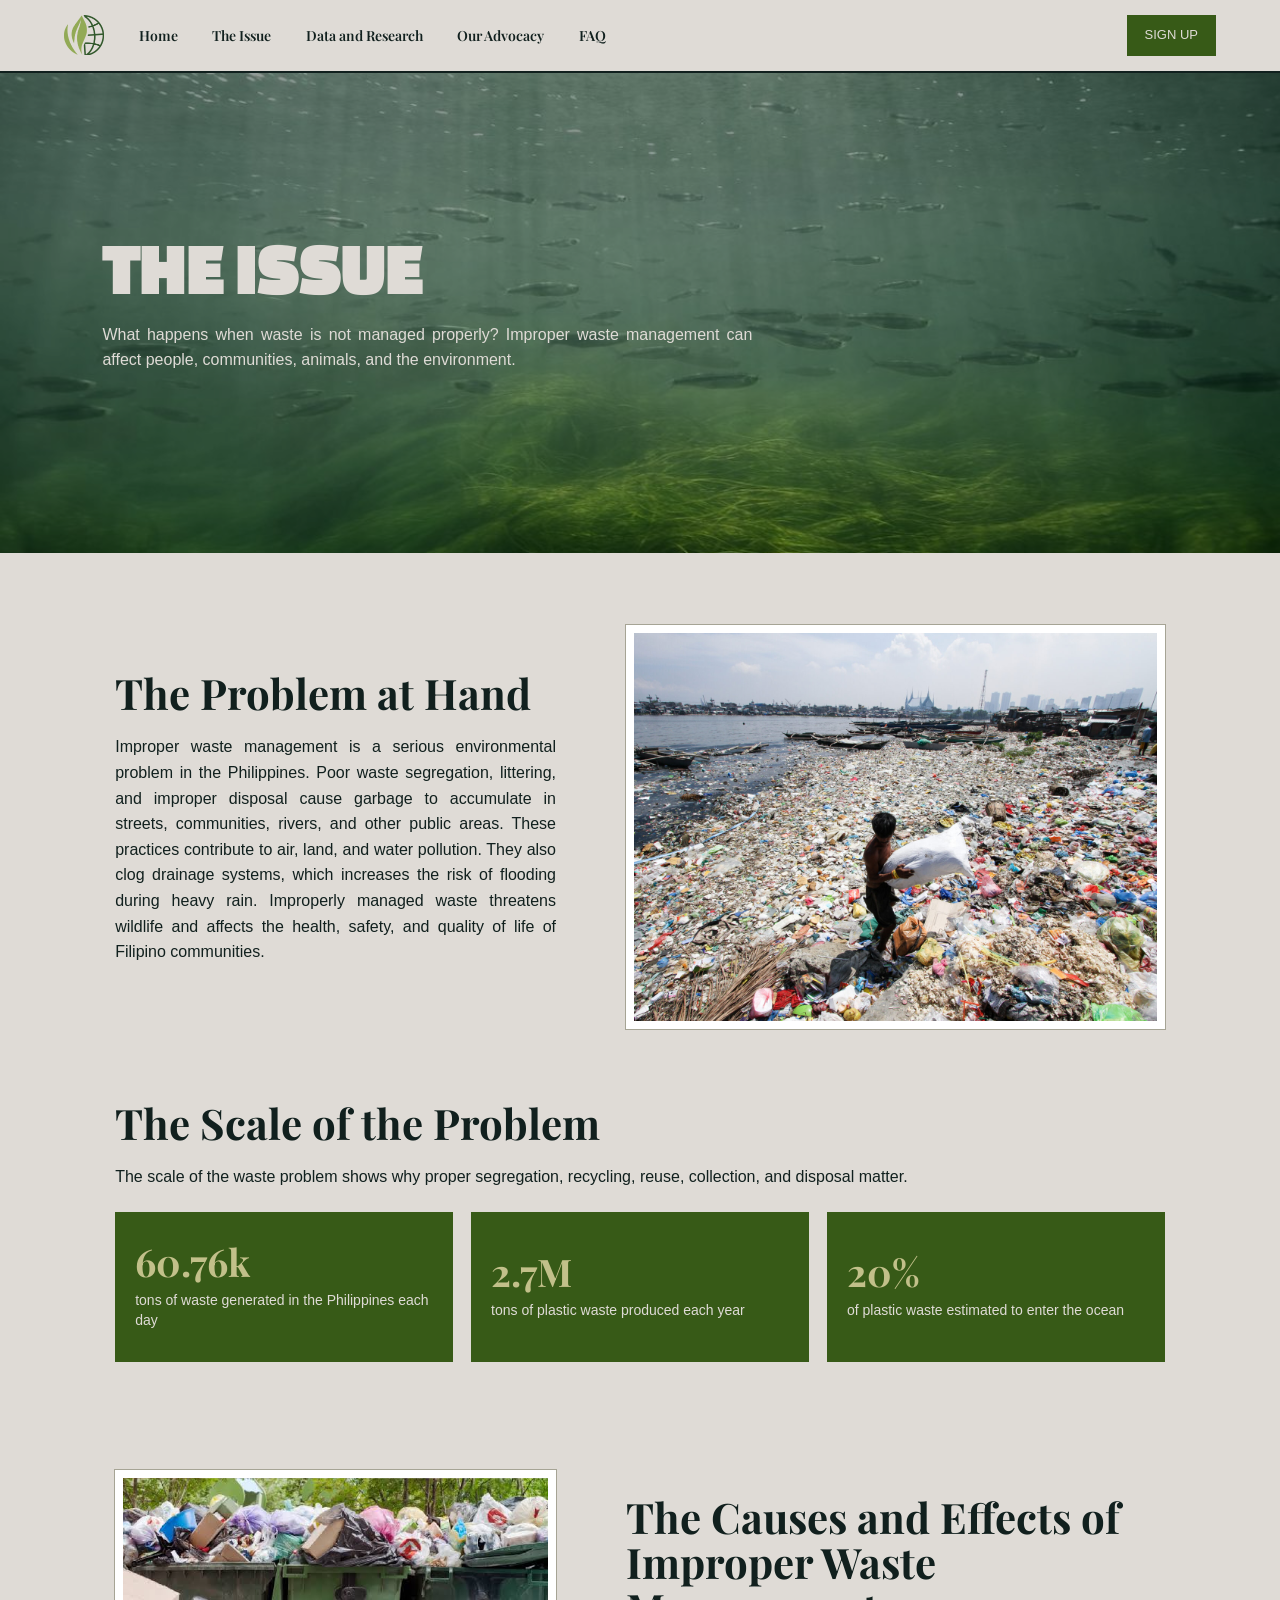
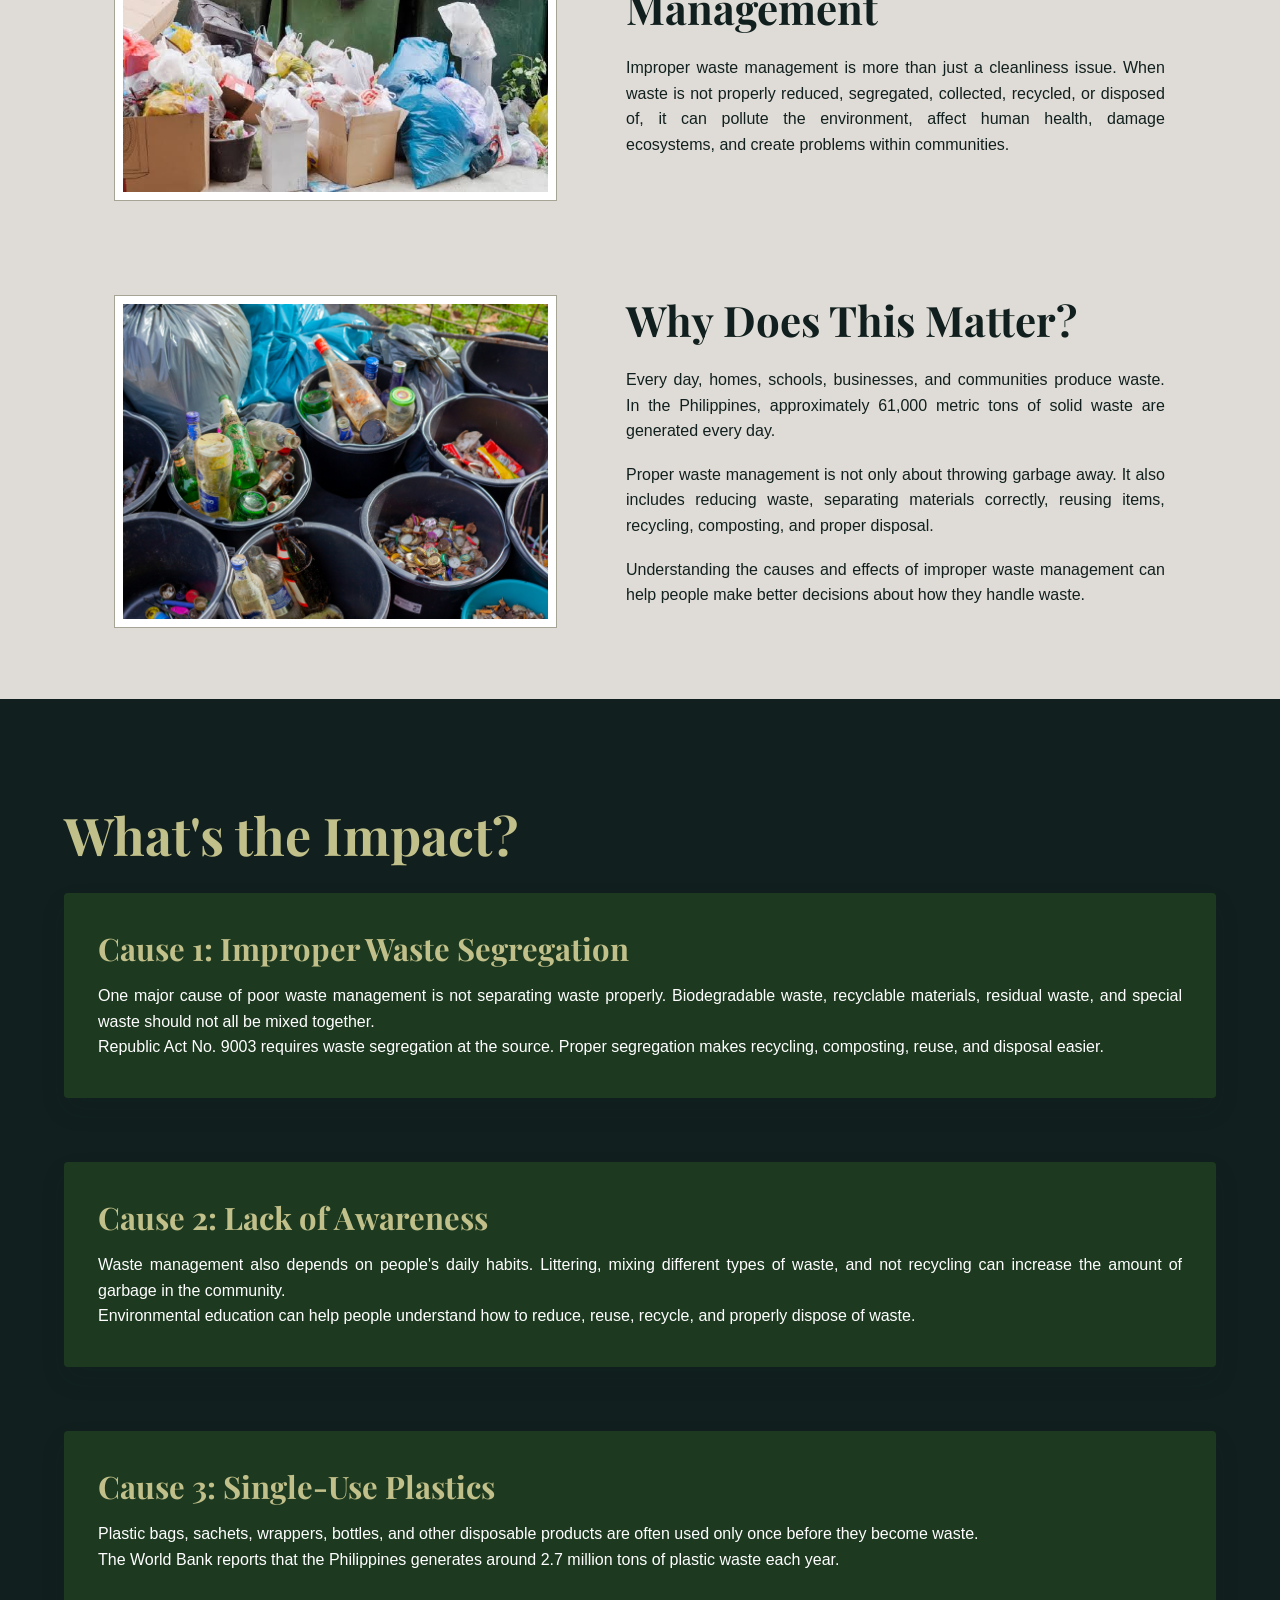
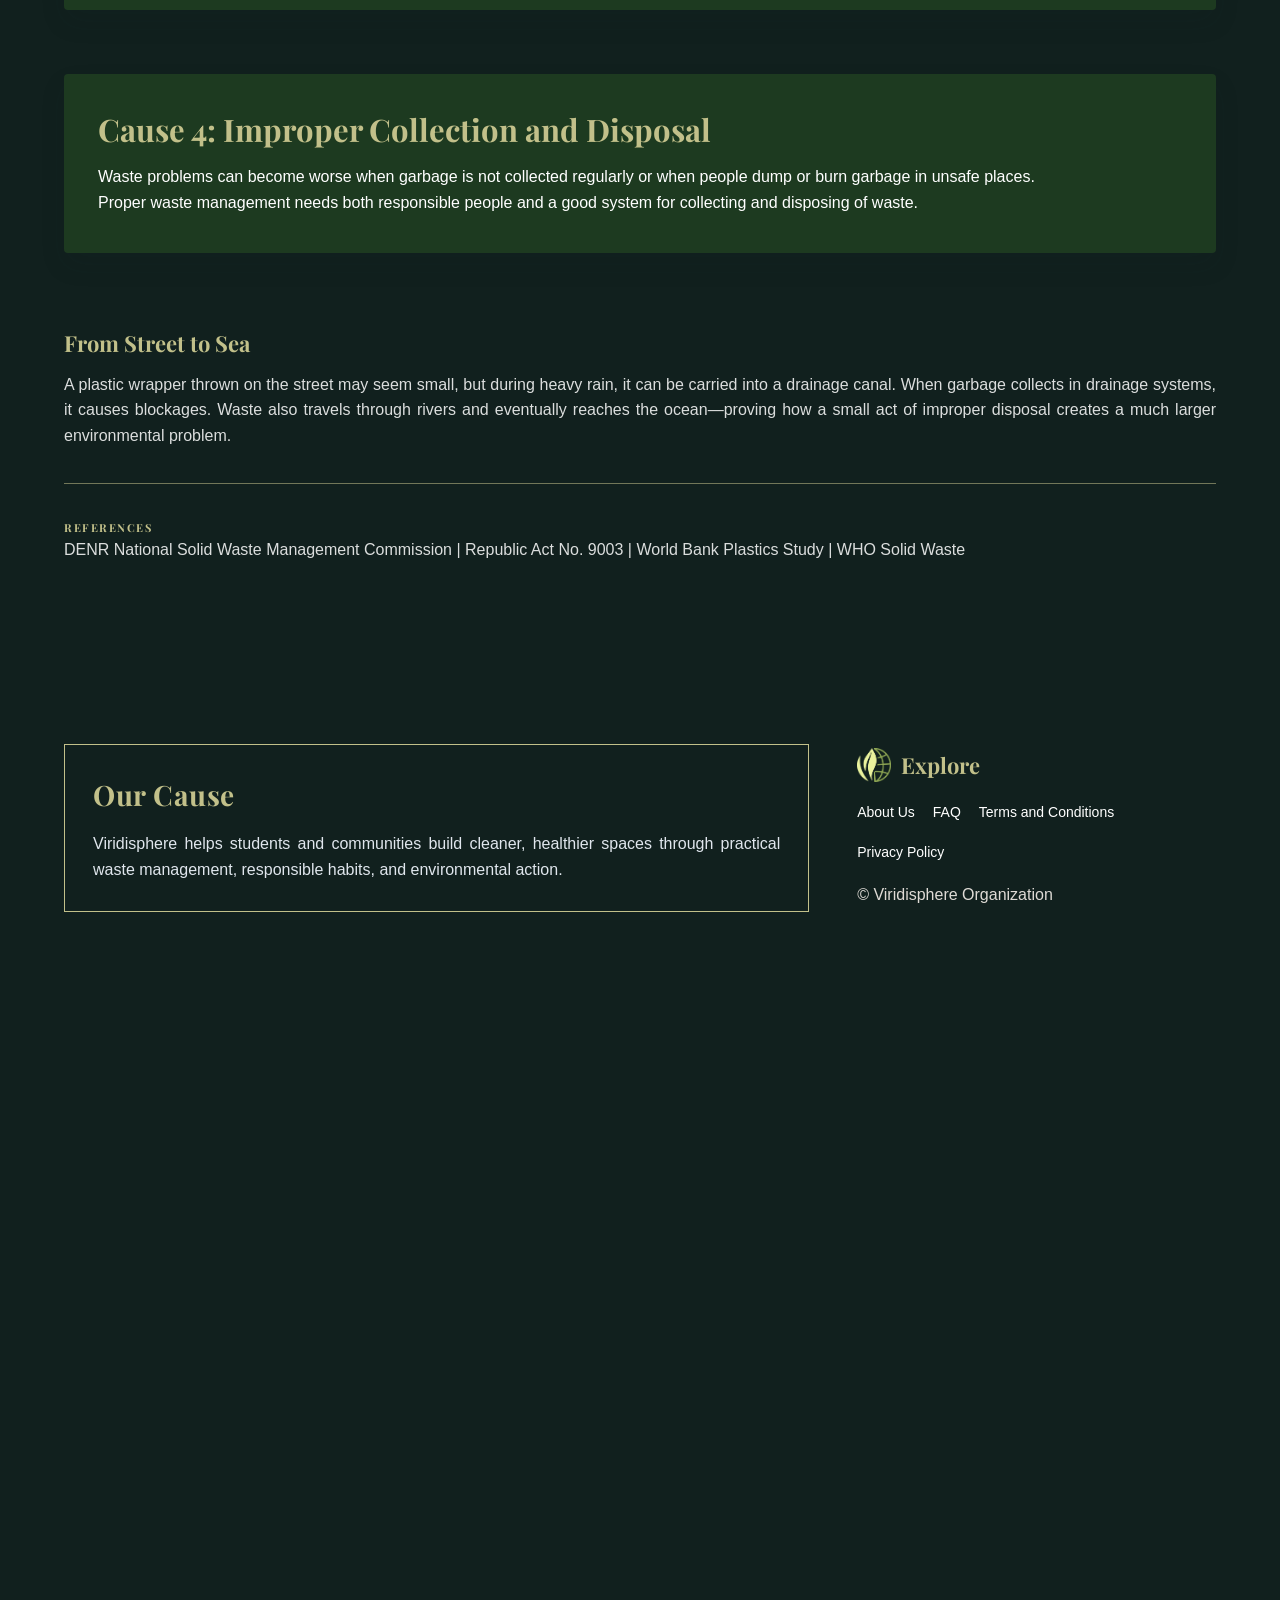
<file: Causes and Effects.html>
<!doctype html>
<html lang="en">
  <head>
    <meta charset="UTF-8" />
    <meta http-equiv="refresh" content="0; url=The%20Issue.html" />
    <title>Redirecting to The Issue</title>
  </head>
  <body>
    <p>Redirecting to <a href="The Issue.html">The Issue</a>...</p>
  </body>
</html>
</file>
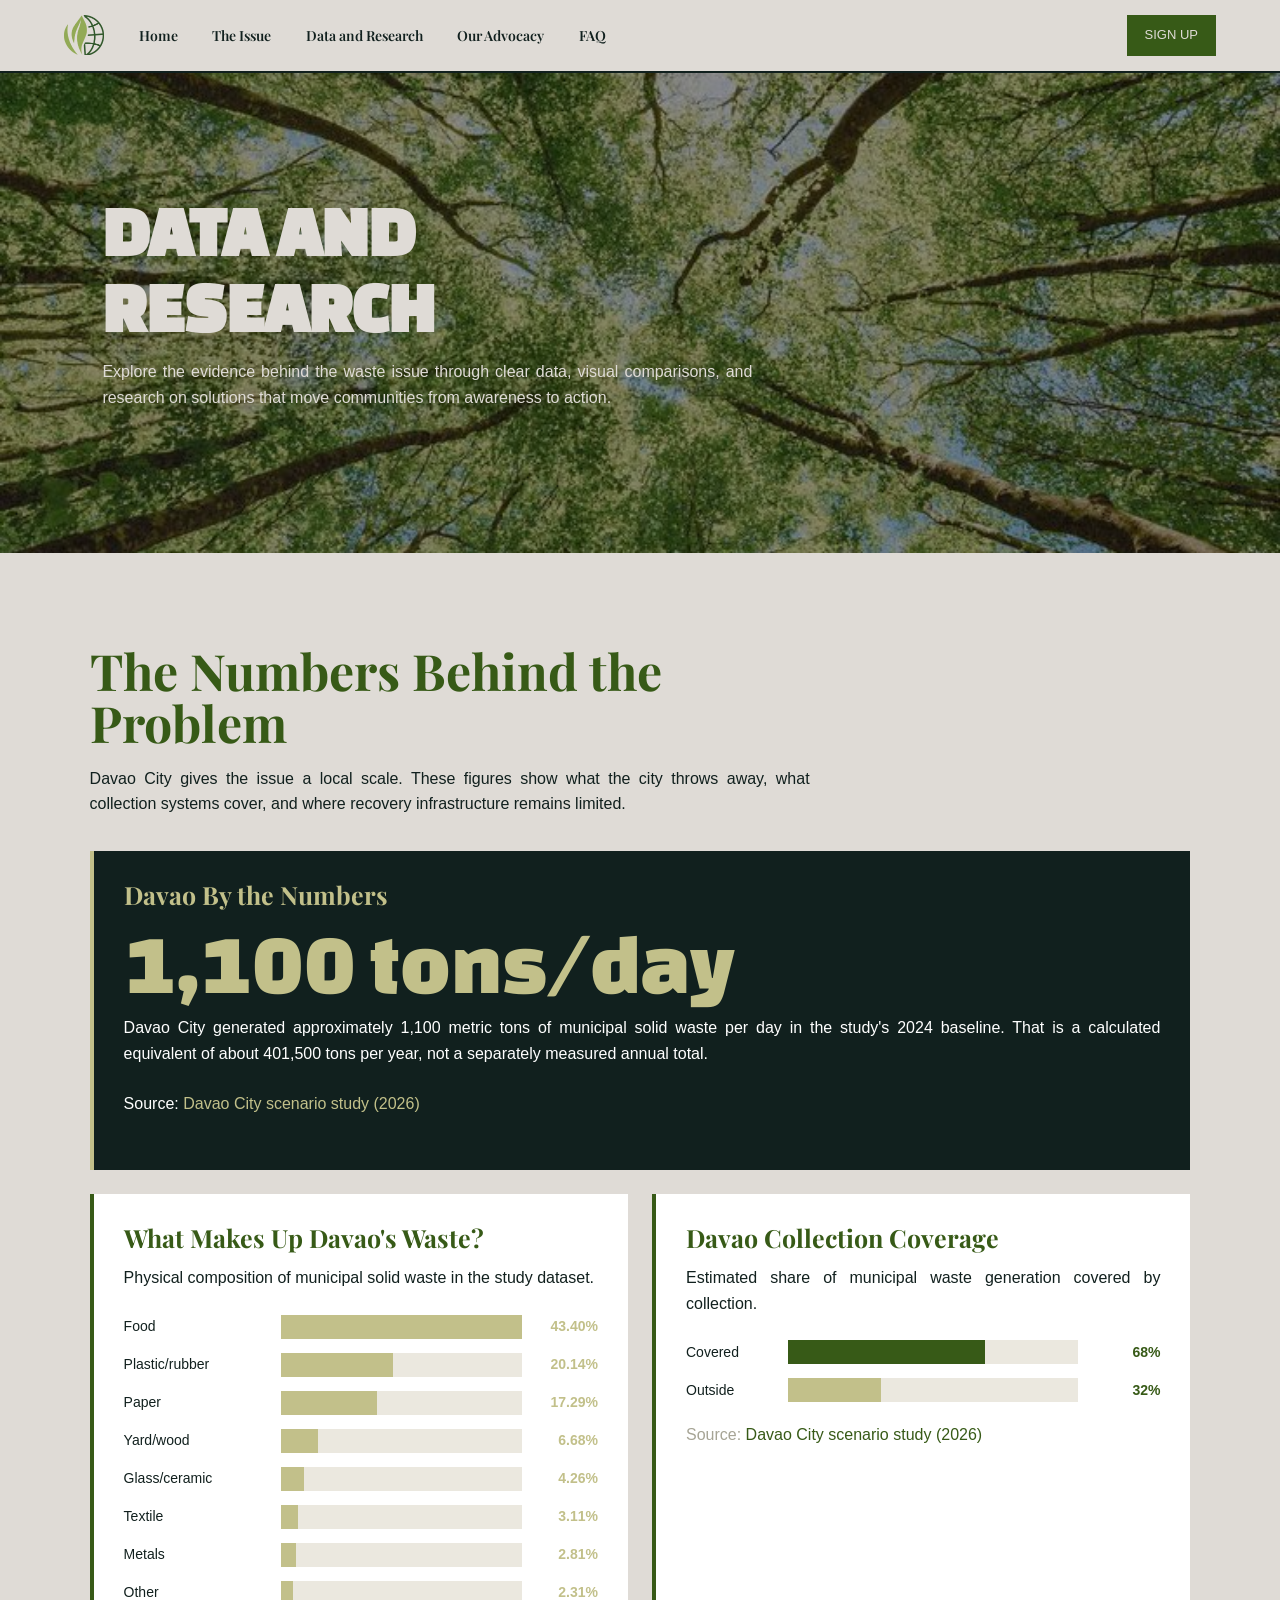
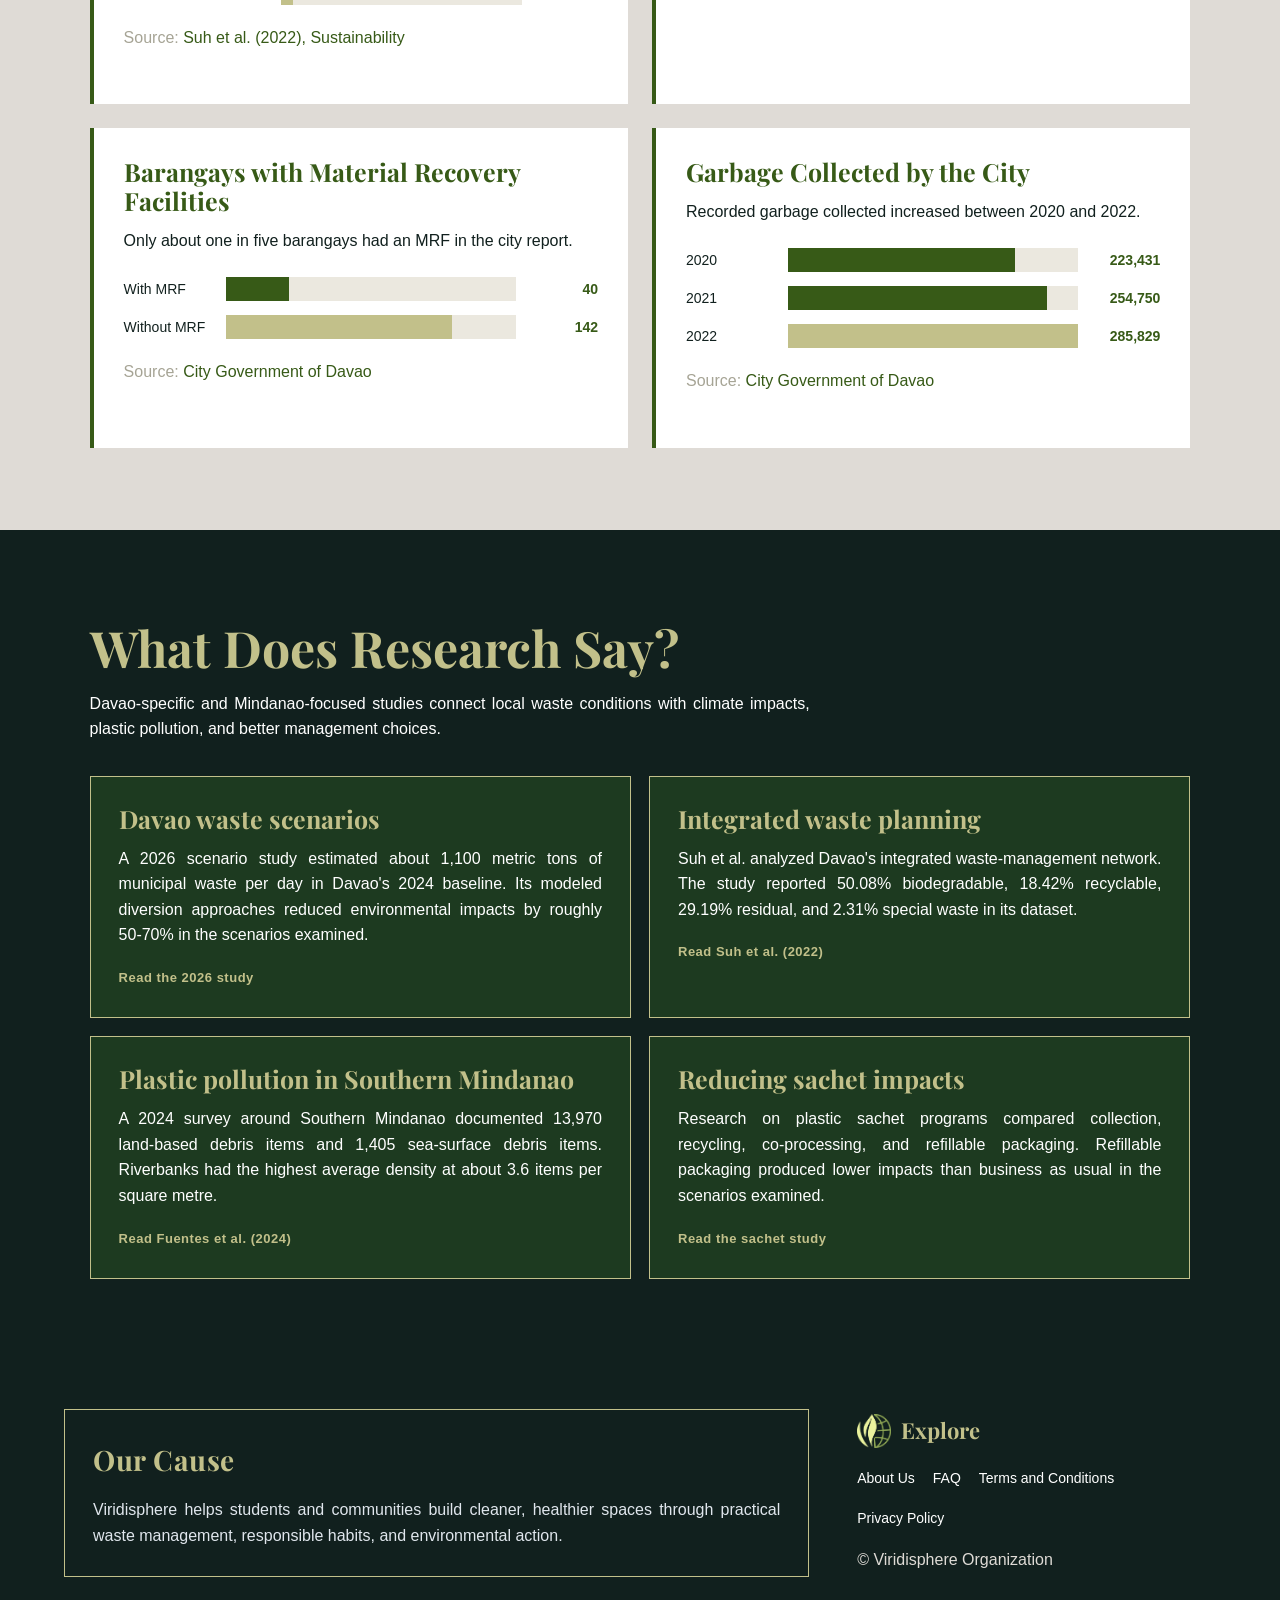
<file: Data and Research.html>
<!doctype html>
<html lang="en">
  <head>
    <link rel="icon" type="image/png" href="viridispherelogo fordarkbg.png" />
    <meta charset="UTF-8" />
    <meta name="viewport" content="width=device-width, initial-scale=1.0" />
    <title>Data and Research - Viridisphere</title>
    <link rel="stylesheet" href="navherofooter.css" />

    <style>
      .hero {
        position: relative;
        height: 480px;
        background-image: url("ActionHERO.jpg");
        background-size: cover;
        background-position: center;
        display: flex;
        align-items: center;
        padding: 0 8%;
      }

      .research-page {
        background: var(--white);
      }

      .research-section {
        padding: 82px 7%;
      }

      .research-section.dark-section {
        background: var(--dark);
      }

      .section-inner {
        width: 100%;
        max-width: 1200px;
        margin: 0 auto;
      }

      .section-kicker {
        color: var(--green);
        font-family: var(--body-font);
        font-size: 11px;
        font-weight: bold;
        letter-spacing: 2px;
        text-transform: uppercase;
      }

      .dark-section .section-kicker {
        color: var(--olive);
      }

      .research-section h2 {
        margin: 10px 0 16px;
        color: var(--heading-on-ash);
        font-size: clamp(32px, 4vw, 50px);
        line-height: 1.05;
      }

      .dark-section h2 {
        color: var(--heading-on-green);
      }

      .section-intro {
        max-width: 720px;
        margin-bottom: 34px;
      }

      .section-intro p {
        margin: 0;
      }

      .dark-section .section-intro p,
      .dark-section .source-note {
        color: #ffffff;
      }

      .data-grid {
        display: grid;
        grid-template-columns: repeat(2, minmax(0, 1fr));
        gap: 24px;
      }

      .data-panel {
        padding: 30px;
        background: #ffffff;
        border-left: 4px solid var(--green);
      }

      .data-panel h3,
      .research-card h3 {
        margin: 0 0 12px;
        color: var(--green);
        font-size: 25px;
        line-height: 1.15;
      }

      .data-panel p {
        margin-bottom: 24px;
      }

      .data-panel.feature-panel {
        grid-column: 1 / -1;
        background: var(--dark);
        color: #ffffff;
        border-left-color: var(--olive);
      }

      .data-panel.feature-panel h3,
      .data-panel.feature-panel p {
        color: #ffffff;
      }

      .data-panel.feature-panel h3 {
        color: var(--heading-on-green);
      }

      .data-panel.feature-panel .source-note a {
        color: var(--olive);
      }

      .local-stat {
        display: block;
        margin: 8px 0 12px;
        color: var(--olive);
        font-family: var(--title-font);
        font-size: clamp(48px, 8vw, 86px);
        line-height: 0.95;
      }

      .composition-chart .chart-row {
        grid-template-columns: 145px 1fr 64px;
      }

      .composition-chart .chart-bar {
        background: var(--olive);
      }

      .composition-chart .chart-value {
        color: var(--olive);
      }

      .dark-section .data-panel,
      .dark-section .data-panel h3 {
        color: #ffffff;
      }

      .chart {
        display: grid;
        gap: 14px;
      }

      .chart-row {
        display: grid;
        grid-template-columns: 90px 1fr 70px;
        gap: 12px;
        align-items: center;
        font-family: var(--body-font);
        font-size: 14px;
      }

      .chart-track {
        height: 24px;
        background: #ebe8df;
      }

      .chart-bar {
        height: 100%;
        background: var(--green);
      }

      .chart-bar.alt {
        background: var(--olive);
      }

      .chart-value {
        color: var(--green);
        font-weight: bold;
        text-align: right;
      }

      .source-note {
        margin: 20px 0 0;
        color: var(--ash);
        font-size: 13px;
      }

      .source-note a,
      .research-card a {
        color: var(--green);
        text-decoration: none;
      }

      .source-note a:hover,
      .research-card a:hover {
        text-decoration: underline;
      }

      .research-card-grid {
        display: grid;
        grid-template-columns: repeat(2, minmax(0, 1fr));
        gap: 18px;
      }

      .research-card {
        min-height: 230px;
        padding: 28px;
        background: #1d3a20;
        border: 1px solid var(--olive);
      }

      .research-card h3 {
        color: var(--heading-on-green);
      }

      .research-card p {
        color: #ffffff;
        font-size: 15px;
      }

      .research-card a {
        color: var(--olive);
        font-size: 13px;
        font-weight: bold;
        letter-spacing: 0.5px;
      }

      @media (max-width: 760px) {
        .data-grid,
        .research-card-grid {
          grid-template-columns: 1fr;
        }

        .research-section {
          padding: 60px 7%;
        }
      }

      @media (max-width: 480px) {
        .chart-row {
          grid-template-columns: 70px 1fr 58px;
          gap: 8px;
          font-size: 13px;
        }

        .data-panel,
        .research-card {
          padding: 22px;
        }
      }
    </style>
  </head>
  <body>
    <header class="navbar">
      <a href="index.html" class="logo-link">
        <img src="viridispherelogo forwhite-lightbg.png" alt="Logo" class="nav-logo" />
      </a>
      <nav class="nav-links">
        <a href="index.html">Home</a>
        <a href="The Issue.html">The Issue</a>
        <a href="Data and Research.html">Data and Research</a>
        <a href="Advocacy.html">Our Advocacy</a>
        <a href="FAQ.html">FAQ</a>
      </nav>
      <a href="join.html#join" class="nav-signup">SIGN UP</a>
    </header>

    <section class="hero">
      <div class="hero-overlay"></div>
      <div class="hero-content">
        <h1>DATA AND RESEARCH</h1>
        <p>
          Explore the evidence behind the waste issue through clear data,
          visual comparisons, and research on solutions that move communities
          from awareness to action.
        </p>
      </div>
    </section>

    <main class="research-page">
      <section class="research-section" aria-labelledby="data-title">
        <div class="section-inner">
          <div class="section-intro">
            <h2 id="data-title">The Numbers Behind the Problem</h2>
            <p>
              Davao City gives the issue a local scale. These figures show what
              the city throws away, what collection systems cover, and where
              recovery infrastructure remains limited.
            </p>
          </div>

          <div class="data-grid">
            <article class="data-panel feature-panel">
              <h3>Davao By the Numbers</h3>
              <span class="local-stat">1,100 tons/day</span>
              <p>
                Davao City generated approximately 1,100 metric tons of
                municipal solid waste per day in the study's 2024 baseline.
                That is a calculated equivalent of about 401,500 tons per year,
                not a separately measured annual total.
              </p>
              <p class="source-note">
                Source: <a href="https://doi.org/10.1016/j.jece.2026.121409" target="_blank" rel="noopener noreferrer">Davao City scenario study (2026)</a>
              </p>
            </article>

            <article class="data-panel">
              <h3>What Makes Up Davao's Waste?</h3>
              <p>Physical composition of municipal solid waste in the study dataset.</p>
              <div class="chart composition-chart" role="img" aria-label="Davao waste composition includes food 43.40 percent, plastic and rubber 20.14 percent, paper 17.29 percent, yard and wood 6.68 percent, glass ceramic and stone 4.26 percent, textile 3.11 percent, metals 2.81 percent, and other 2.31 percent.">
                <div class="chart-row"><span>Food</span><div class="chart-track"><div class="chart-bar" style="width: 100%;"></div></div><span class="chart-value">43.40%</span></div>
                <div class="chart-row"><span>Plastic/rubber</span><div class="chart-track"><div class="chart-bar" style="width: 46.4%;"></div></div><span class="chart-value">20.14%</span></div>
                <div class="chart-row"><span>Paper</span><div class="chart-track"><div class="chart-bar" style="width: 39.8%;"></div></div><span class="chart-value">17.29%</span></div>
                <div class="chart-row"><span>Yard/wood</span><div class="chart-track"><div class="chart-bar" style="width: 15.4%;"></div></div><span class="chart-value">6.68%</span></div>
                <div class="chart-row"><span>Glass/ceramic</span><div class="chart-track"><div class="chart-bar" style="width: 9.8%;"></div></div><span class="chart-value">4.26%</span></div>
                <div class="chart-row"><span>Textile</span><div class="chart-track"><div class="chart-bar" style="width: 7.2%;"></div></div><span class="chart-value">3.11%</span></div>
                <div class="chart-row"><span>Metals</span><div class="chart-track"><div class="chart-bar" style="width: 6.5%;"></div></div><span class="chart-value">2.81%</span></div>
                <div class="chart-row"><span>Other</span><div class="chart-track"><div class="chart-bar" style="width: 5.3%;"></div></div><span class="chart-value">2.31%</span></div>
              </div>
              <p class="source-note">Source: <a href="https://doi.org/10.3390/su14042419" target="_blank" rel="noopener noreferrer">Suh et al. (2022), Sustainability</a></p>
            </article>

            <article class="data-panel">
              <h3>Davao Collection Coverage</h3>
              <p>Estimated share of municipal waste generation covered by collection.</p>
              <div class="chart" role="img" aria-label="Approximately 68 percent of Davao waste generation was covered by collection and 32 percent was outside collection coverage.">
                <div class="chart-row">
                  <span>Covered</span>
                  <div class="chart-track"><div class="chart-bar" style="width: 68%;"></div></div>
                  <span class="chart-value">68%</span>
                </div>
                <div class="chart-row">
                  <span>Outside</span>
                  <div class="chart-track"><div class="chart-bar alt" style="width: 32%;"></div></div>
                  <span class="chart-value">32%</span>
                </div>
              </div>
              <p class="source-note">Source: <a href="https://doi.org/10.1016/j.jece.2026.121409" target="_blank" rel="noopener noreferrer">Davao City scenario study (2026)</a></p>
            </article>

            <article class="data-panel">
              <h3>Barangays with Material Recovery Facilities</h3>
              <p>Only about one in five barangays had an MRF in the city report.</p>
              <div class="chart" role="img" aria-label="40 of Davao City's 182 barangays had a Material Recovery Facility, while 142 did not.">
                <div class="chart-row"><span>With MRF</span><div class="chart-track"><div class="chart-bar" style="width: 22%;"></div></div><span class="chart-value">40</span></div>
                <div class="chart-row"><span>Without MRF</span><div class="chart-track"><div class="chart-bar alt" style="width: 78%;"></div></div><span class="chart-value">142</span></div>
              </div>
              <p class="source-note">Source: <a href="https://davaocity.gov.ph/solid-waste-management/barangays-urged-to-strengthen-waste-segregation/" target="_blank" rel="noopener noreferrer">City Government of Davao</a></p>
            </article>

            <article class="data-panel">
              <h3>Garbage Collected by the City</h3>
              <p>Recorded garbage collected increased between 2020 and 2022.</p>
              <div class="chart" role="img" aria-label="Garbage collected by Davao City increased from 223431 tons in 2020 to 254750 tons in 2021 and 285829 tons in 2022.">
                <div class="chart-row"><span>2020</span><div class="chart-track"><div class="chart-bar" style="width: 78.2%;"></div></div><span class="chart-value">223,431</span></div>
                <div class="chart-row"><span>2021</span><div class="chart-track"><div class="chart-bar" style="width: 89.1%;"></div></div><span class="chart-value">254,750</span></div>
                <div class="chart-row"><span>2022</span><div class="chart-track"><div class="chart-bar alt" style="width: 100%;"></div></div><span class="chart-value">285,829</span></div>
              </div>
              <p class="source-note">Source: <a href="https://davaocity.gov.ph/solid-waste-management/businesses-urged-to-abide-solid-waste-management-plan/" target="_blank" rel="noopener noreferrer">City Government of Davao</a></p>
            </article>
          </div>
        </div>
      </section>

      <section class="research-section dark-section" aria-labelledby="research-title">
        <div class="section-inner">
          <div class="section-intro">
            <h2 id="research-title">What Does Research Say?</h2>
            <p>
              Davao-specific and Mindanao-focused studies connect local waste
              conditions with climate impacts, plastic pollution, and better
              management choices.
            </p>
          </div>

          <div class="research-card-grid">
            <article class="research-card">
              <h3>Davao waste scenarios</h3>
              <p>
                A 2026 scenario study estimated about 1,100 metric tons of
                municipal waste per day in Davao's 2024 baseline. Its modeled
                diversion approaches reduced environmental impacts by roughly
                50-70% in the scenarios examined.
              </p>
              <a href="https://doi.org/10.1016/j.jece.2026.121409" target="_blank" rel="noopener noreferrer">Read the 2026 study</a>
            </article>

            <article class="research-card">
              <h3>Integrated waste planning</h3>
              <p>
                Suh et al. analyzed Davao's integrated waste-management network.
                The study reported 50.08% biodegradable, 18.42% recyclable,
                29.19% residual, and 2.31% special waste in its dataset.
              </p>
              <a href="https://doi.org/10.3390/su14042419" target="_blank" rel="noopener noreferrer">Read Suh et al. (2022)</a>
            </article>

            <article class="research-card">
              <h3>Plastic pollution in Southern Mindanao</h3>
              <p>
                A 2024 survey around Southern Mindanao documented 13,970
                land-based debris items and 1,405 sea-surface debris items.
                Riverbanks had the highest average density at about 3.6 items
                per square metre.
              </p>
              <a href="https://doi.org/10.1016/j.marpolbul.2024.117134" target="_blank" rel="noopener noreferrer">Read Fuentes et al. (2024)</a>
            </article>

            <article class="research-card">
              <h3>Reducing sachet impacts</h3>
              <p>
                Research on plastic sachet programs compared collection,
                recycling, co-processing, and refillable packaging. Refillable
                packaging produced lower impacts than business as usual in the
                scenarios examined.
              </p>
              <a href="https://doi.org/10.1016/j.procir.2024.12.007" target="_blank" rel="noopener noreferrer">Read the sachet study</a>
            </article>
          </div>
        </div>
      </section>
    </main>

    <section class="site-footer">
      <div class="footer-content">
        <div class="footer-layout">
          <div class="footer-about">
            <h2>Our Cause</h2>
            <p>Viridisphere helps students and communities build cleaner, healthier spaces through practical waste management, responsible habits, and environmental action.</p>
          </div>
          <div class="footer-links">
            <h2 class="footer-explore-title"><img src="viridispherelogo fordarkbg.png" alt="" />Explore</h2>
            <nav class="footer-nav" aria-label="Footer navigation">
              <a href="Advocacy.html">About Us</a>
              <a href="FAQ.html">FAQ</a>
              <a href="https://www.youtube.com/watch?v=tVlKLpxyCBY" target="_blank" rel="noopener noreferrer">Terms and Conditions</a>
              <a href="https://www.youtube.com/watch?v=tVlKLpxyCBY" target="_blank" rel="noopener noreferrer">Privacy Policy</a>
            </nav>
            <p class="footer-copyright">&copy; Viridisphere Organization</p>
          </div>
        </div>
      </div>
    </section>
  </body>
</html>
</file>
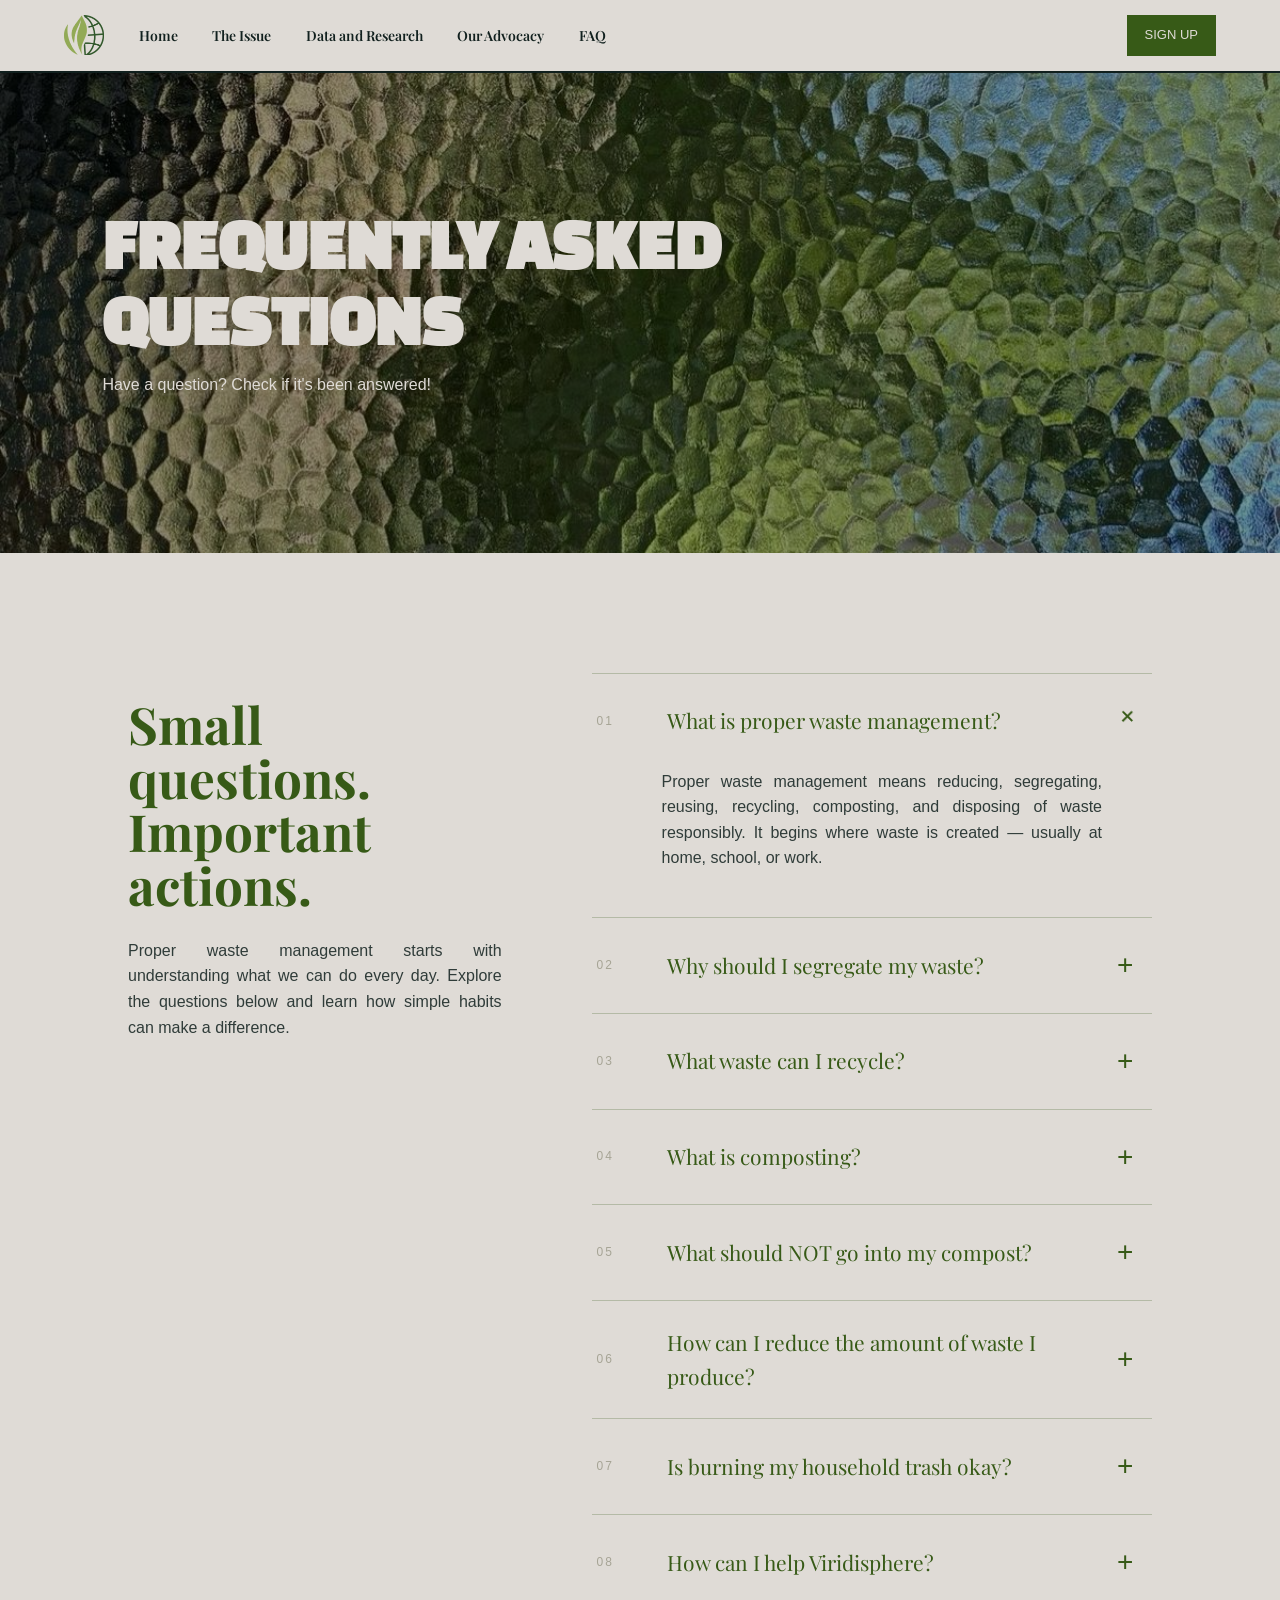
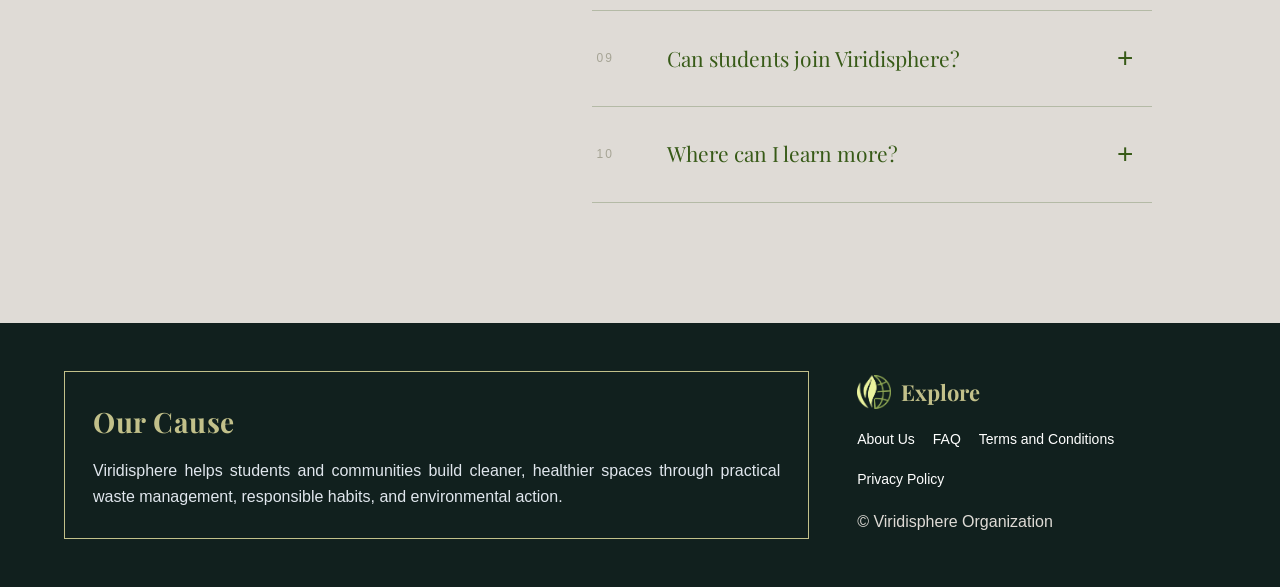
<file: FAQ.html>
<!DOCTYPE html>
<html lang="en">
<head>
    <meta charset="UTF-8" />
    <meta name="viewport" content="width=device-width, initial-scale=1.0" />
    <title>Frequently Asked Questions - Viridisphere</title>
    <link rel="stylesheet" href="navherofooter.css" />

    <style>
/* HERO BACKGROUND */
      .hero {
        position: relative;
        height: 480px;
        background-image: url("faqHERO.jpg");
        background-size: cover;
        background-position: center;
        display: flex;
        align-items: center;
        padding: 0 8%;
      }


/* FAQ SECTION */

        .faq-section {
            padding: 120px 10%;
            background: var(--white);

            display: grid;
            grid-template-columns: 0.8fr 1.2fr;
            gap: 90px;
        }

        .section-intro {
            position: sticky;
            top: 130px;
            align-self: start;
        }

        .section-intro span {
            color: var(--green);
            font-size: 12px;
            letter-spacing: 2px;
            font-weight: bold;
        }

        .section-intro h2 {
            font-family: var(--heading-font);
            font-size: clamp(38px, 4vw, 60px);
            line-height: 1.05;
            margin: 25px 0;
            color: var(--green);
        }

        .section-intro p {
            max-width: 420px;
            line-height: 1.8;
            font-size: 16px;
            color: var(--dark);
            opacity: 0.85;
        }


/* FAQ LIST */

        .faq-list {
            border-top: 1px solid rgba(55, 90, 23, 0.25); /* Adjusted to match --green */
        }

        details {
            border-bottom: 1px solid rgba(55, 90, 23, 0.25);
        }

        summary {
            list-style: none;
            cursor: pointer;

            min-height: 90px;
            padding: 25px 5px;

            display: grid;
            grid-template-columns: 55px 1fr 30px;
            align-items: center;
            gap: 15px;

            font-family: var(--heading-font);
            font-size: 21px;
            color: var(--green);

            transition: color 0.3s ease;
        }

        summary::-webkit-details-marker {
            display: none;
        }

        summary:hover {
            color: var(--dark);
        }

        .question-number {
            font-family: var(--body-font);
            font-size: 12px;
            letter-spacing: 2px;
            color: var(--ash);
        }

        .plus {
            font-family: var(--body-font);
            font-size: 28px;
            font-weight: normal;
            color: var(--green);

            transition: transform 0.3s ease;
        }

        details[open] .plus {
            transform: rotate(45deg);
        }

        .answer {
            padding: 0 50px 30px 70px;
        }

        .answer p {
            max-width: 650px;
            color: var(--dark);
            opacity: 0.85;
            font-size: 16px;
            line-height: 1.8;
        }


/* C-T-A */

        .faq-cta {
            padding: 110px 10%;
            background: var(--dark); /* Dark background provides strong visual contrast */

            text-align: center;
        }

        .cta-label {
            color: var(--olive);
            font-size: 12px;
            font-weight: bold;
            letter-spacing: 3px;
            margin-bottom: 25px;
        }

        .faq-cta h2 {
            font-family: var(--title-font);
            font-size: clamp(55px, 8vw, 105px);
            line-height: 0.85;
            color: var(--heading-on-green);
            margin-bottom: 30px;
        }

        .faq-cta p {
            max-width: 600px;
            margin: 0 auto 35px;
            text-align: center;
            color: var(--body-on-green);
            font-size: 17px;
            line-height: 1.7;
        }

        .cta-button {
            display: inline-block;
            padding: 18px 30px;

            background: var(--green);
            color: var(--white);

            text-decoration: none;

            font-size: 12px;
            letter-spacing: 2px;
            font-weight: bold;

            transition: background-color 0.3s ease, transform 0.3s ease;
        }

        .cta-button:hover {
            background: var(--olive);
            color: var(--dark);
            transform: translateY(-3px);
        }
    </style>

    
</head>
    <link rel="icon" type="image/png" href="viridispherelogo fordarkbg.png" />

<body>
    <!-- NAVIGATION SECTION -->
    <header class="navbar">
    <a href="index.html" class="logo-link">
        <img src="viridispherelogo forwhite-lightbg.png" alt="Logo" class="nav-logo" />
      </a>
      <nav class="nav-links">
        <a href="index.html">Home</a>
        <a href="The Issue.html">The Issue</a>
        <a href="Data and Research.html">Data and Research</a>
        <a href="Advocacy.html">Our Advocacy</a>
        <a href="FAQ.html">FAQ</a>
      </nav>
            <a href="join.html#join" class="nav-signup">SIGN UP</a>
    </header>


    <!--"BILLBOARD" OR HERO SECTION-->
    <section class="hero">
      <div class="hero-overlay"></div>
      <div class="hero-content">
        <h1>FREQUENTLY ASKED QUESTIONS</h1>
        <p>
          Have a question? Check if it's been answered!
        </p>
      </div>
    </section>


    <main>
<!-- FAQ SECTION -->
        <section class="faq-section">
            <div class="section-intro">
                
                <h2>
                    Small questions.<br>
                    Important actions.
                </h2>
                <p>
                    Proper waste management starts with
                    understanding what we can do every day.
                    Explore the questions below and learn
                    how simple habits can make a difference.
                </p>
            </div>


            <div class="faq-list">

                <!-- FAQ 1 -->
                <details open>
                    <summary>
                        <span class="question-number">01</span>
                        What is proper waste management?
                        <span class="plus">+</span>
                    </summary>

                    <div class="answer">
                        <p>
                            Proper waste management means reducing,
                            segregating, reusing, recycling, composting,
                            and disposing of waste responsibly. It begins
                            where waste is created — usually at home,
                            school, or work.
                        </p>
                    </div>
                </details>


                <!-- FAQ 2 -->
                <details>
                    <summary>
                        <span class="question-number">02</span>
                        Why should I segregate my waste?
                        <span class="plus">+</span>
                    </summary>

                    <div class="answer">
                        <p>
                            Segregating waste makes it easier to recover
                            recyclable and compostable materials while
                            keeping different types of waste from becoming
                            mixed together. In the Philippines, waste
                            segregation is primarily expected to happen
                            at the source.
                        </p>
                    </div>
                </details>


                <!-- FAQ 3 -->
                <details>
                    <summary>
                        <span class="question-number">03</span>
                        What waste can I recycle?
                        <span class="plus">+</span>
                    </summary>

                    <div class="answer">
                        <p>
                            Common recyclable materials include clean
                            paper, cardboard, plastic containers, glass,
                            and metal. However, what can actually be
                            collected may differ depending on your local
                            recycling or barangay program.
                        </p>
                    </div>
                </details>


                <!-- FAQ 4 -->
                <details>
                    <summary>
                        <span class="question-number">04</span>
                        What is composting?
                        <span class="plus">+</span>
                    </summary>

                    <div class="answer">
                        <p>
                            Composting is the controlled breakdown of
                            biodegradable materials into nutrient-rich
                            compost. Food scraps such as fruit and
                            vegetable trimmings, along with certain
                            garden waste, can be composted properly.
                        </p>
                    </div>
                </details>


                <!-- FAQ 5 -->
                <details>
                    <summary>
                        <span class="question-number">05</span>
                        What should NOT go into my compost?
                        <span class="plus">+</span>
                    </summary>

                    <div class="answer">
                        <p>
                            Avoid putting materials that can contaminate
                            the compost or create health and odor problems.
                            Human waste, dead animals, and other unsuitable
                            materials should not be added to ordinary
                            household compost.
                        </p>
                    </div>
                </details>


                <!-- FAQ 6 -->
                <details>
                    <summary>
                        <span class="question-number">06</span>
                        How can I reduce the amount of waste I produce?
                        <span class="plus">+</span>
                    </summary>

                    <div class="answer">
                        <p>
                            Start by refusing unnecessary single-use items,
                            reducing unnecessary purchases, reusing items
                            whenever possible, and choosing products with
                            less packaging. Small changes in daily habits
                            can reduce the amount of waste going to disposal.
                        </p>
                    </div>
                </details>


                <!-- FAQ 7 -->
                <details>
                    <summary>
                        <span class="question-number">07</span>
                        Is burning my household trash okay?
                        <span class="plus">+</span>
                    </summary>

                    <div class="answer">
                        <p>
                            No. Open burning of municipal solid waste is
                            prohibited under the implementing rules of
                            Republic Act No. 9003. Instead, waste should be
                            properly segregated and handled through the
                            appropriate local waste-management system.
                        </p>
                    </div>
                </details>


                <!-- FAQ 8 -->
                <details>
                    <summary>
                        <span class="question-number">08</span>
                        How can I help Viridisphere?
                        <span class="plus">+</span>
                    </summary>

                    <div class="answer">
                        <p>
                            You can join our clean-up activities, participate
                            in educational workshops, practice proper waste
                            segregation at home, reduce your use of
                            single-use plastics, and encourage people around
                            you to do the same.
                        </p>
                    </div>
                </details>


                <!-- FAQ 9 -->
                <details>
                    <summary>
                        <span class="question-number">09</span>
                        Can students join Viridisphere?
                        <span class="plus">+</span>
                    </summary>

                    <div class="answer">
                        <p>
                            Yes! Students can contribute by joining
                            community activities, helping spread awareness,
                            assisting in workshops, and practicing proper
                            waste management in their own schools and homes.
                        </p>
                    </div>
                </details>


                <!-- FAQ 10 -->
                <details>
                    <summary>
                        <span class="question-number">10</span>
                        Where can I learn more?
                        <span class="plus">+</span>
                    </summary>

                    <div class="answer">
                        <p>
                            Follow Viridisphere for more waste-management
                            guides, community activities, and opportunities
                            to turn awareness into action.
                        </p>
                    </div>
                </details>

            </div>

        </section>


 <!-- FOOTER -->
    <section class="site-footer">
      <div class="footer-content">
                <div class="footer-layout">
                    <div class="footer-about">
                        <h2>Our Cause</h2>
                        <p>Viridisphere helps students and communities build cleaner, healthier spaces through practical waste management, responsible habits, and environmental action.</p>
                    </div>
                    <div class="footer-links">
                        <h2 class="footer-explore-title"><img src="viridispherelogo fordarkbg.png" alt="" />Explore</h2>
                        <nav class="footer-nav" aria-label="Footer navigation">
                            <a href="Advocacy.html">About Us</a>
                            <a href="FAQ.html">FAQ</a>
                            <a href="https://www.youtube.com/watch?v=tVlKLpxyCBY" target="_blank" rel="noopener noreferrer">Terms and Conditions</a>
                            <a href="https://www.youtube.com/watch?v=tVlKLpxyCBY" target="_blank" rel="noopener noreferrer">Privacy Policy</a>
                        </nav>
                        <p class="footer-copyright">&copy; Viridisphere Organization</p>
                    </div>
                </div>
      </div>
    </section>

</body>
</html>
</file>
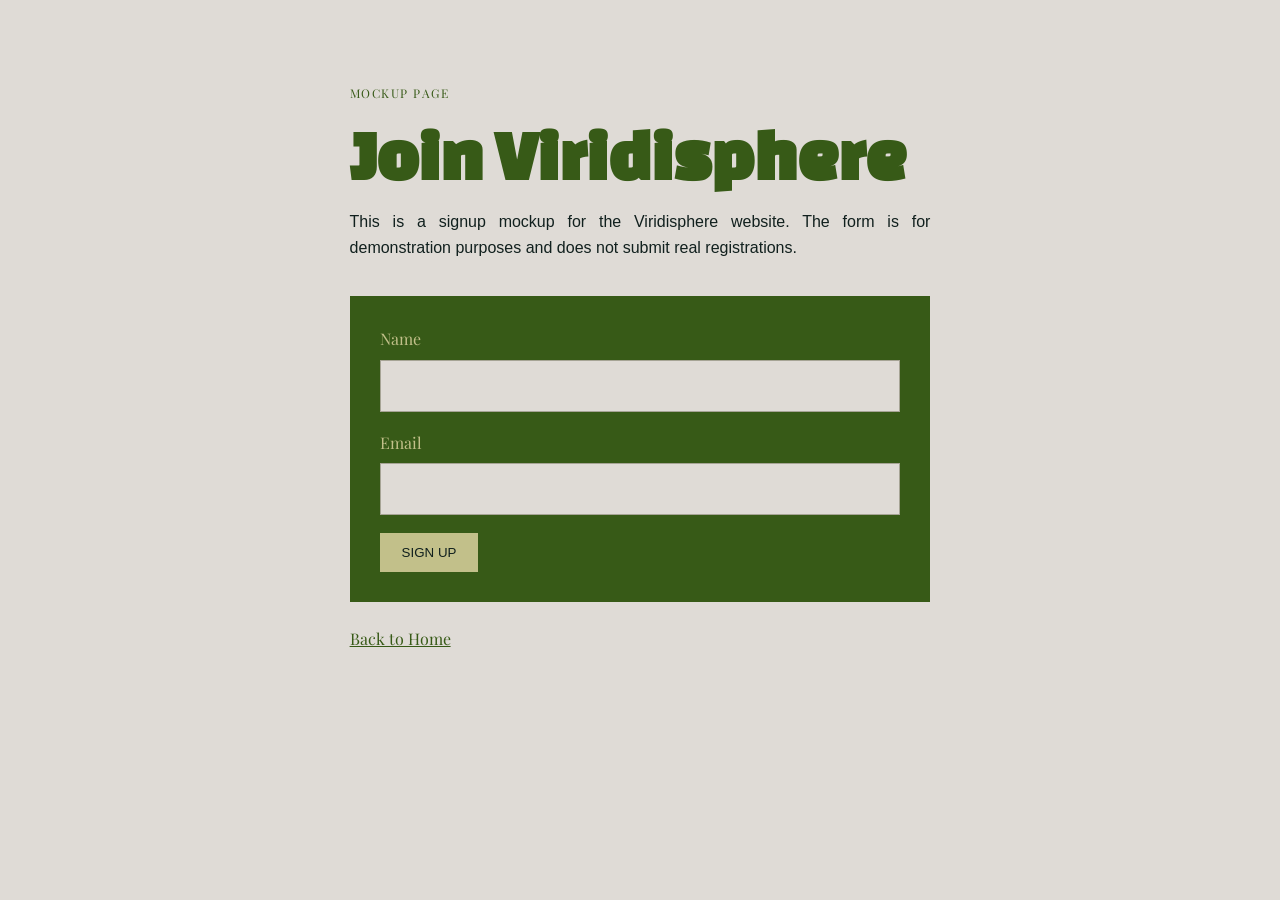
<file: join.html>
<!doctype html>
<html lang="en">
  <head>
    <meta charset="UTF-8" />
    <meta name="viewport" content="width=device-width, initial-scale=1.0" />
    <title>Join Viridisphere!</title>
    <link rel="stylesheet" href="navherofooter.css" />
    <link rel="icon" type="image/png" href="viridispherelogo fordarkbg.png" />
    <style>
      body {
        min-height: 100vh;
        background: var(--white);
      }

      .signup-page {
        max-width: 760px;
        margin: 0 auto;
        padding: 80px 7%;
      }

      .signup-page h1 {
        color: var(--heading-on-ash);
        font-size: clamp(42px, 7vw, 72px);
        line-height: 1;
        margin-bottom: 18px;
      }

      .signup-page > p {
        max-width: 620px;
        margin-bottom: 36px;
      }

      .mockup-note {
        display: inline-block;
        margin-bottom: 16px;
        color: var(--green);
        font-family: var(--heading-font);
        font-size: 12px;
        letter-spacing: 1.5px;
        text-transform: uppercase;
      }

      .signup-form {
        display: grid;
        gap: 18px;
        padding: 30px;
        background: var(--green);
      }

      .signup-form label {
        color: var(--heading-on-green);
        font-family: var(--heading-font);
      }

      .signup-form input {
        width: 100%;
        margin-top: 8px;
        padding: 12px;
        border: 1px solid var(--ash);
        background: var(--white);
        color: var(--body-on-ash);
        font: inherit;
      }

      .signup-form button {
        width: fit-content;
        padding: 12px 22px;
        border: 0;
        background: var(--olive);
        color: var(--dark);
        font-family: var(--heading-font);
        cursor: pointer;
      }

      .signup-form button:hover {
        background: var(--white);
      }

      .back-link {
        display: inline-block;
        margin-top: 24px;
        color: var(--green);
        font-family: var(--heading-font);
      }
    </style>
  </head>
  <body>
    <main class="signup-page" id="join">
      <span class="mockup-note">Mockup page</span>
      <h1>Join Viridisphere</h1>
      <p>
        This is a signup mockup for the Viridisphere website. The form is for
        demonstration purposes and does not submit real registrations.
      </p>

      <form
        class="signup-form"
        action="index.html"
        method="get"
        onsubmit="window.location.href='index.html'; return false;"
      >
        <label>
          Name
          <input type="text" name="name" required />
        </label>
        <label>
          Email
          <input type="email" name="email" required />
        </label>
        <button type="submit">SIGN UP</button>
      </form>

      <a class="back-link" href="index.html">Back to Home</a>
    </main>
  </body>
</html>
</file>
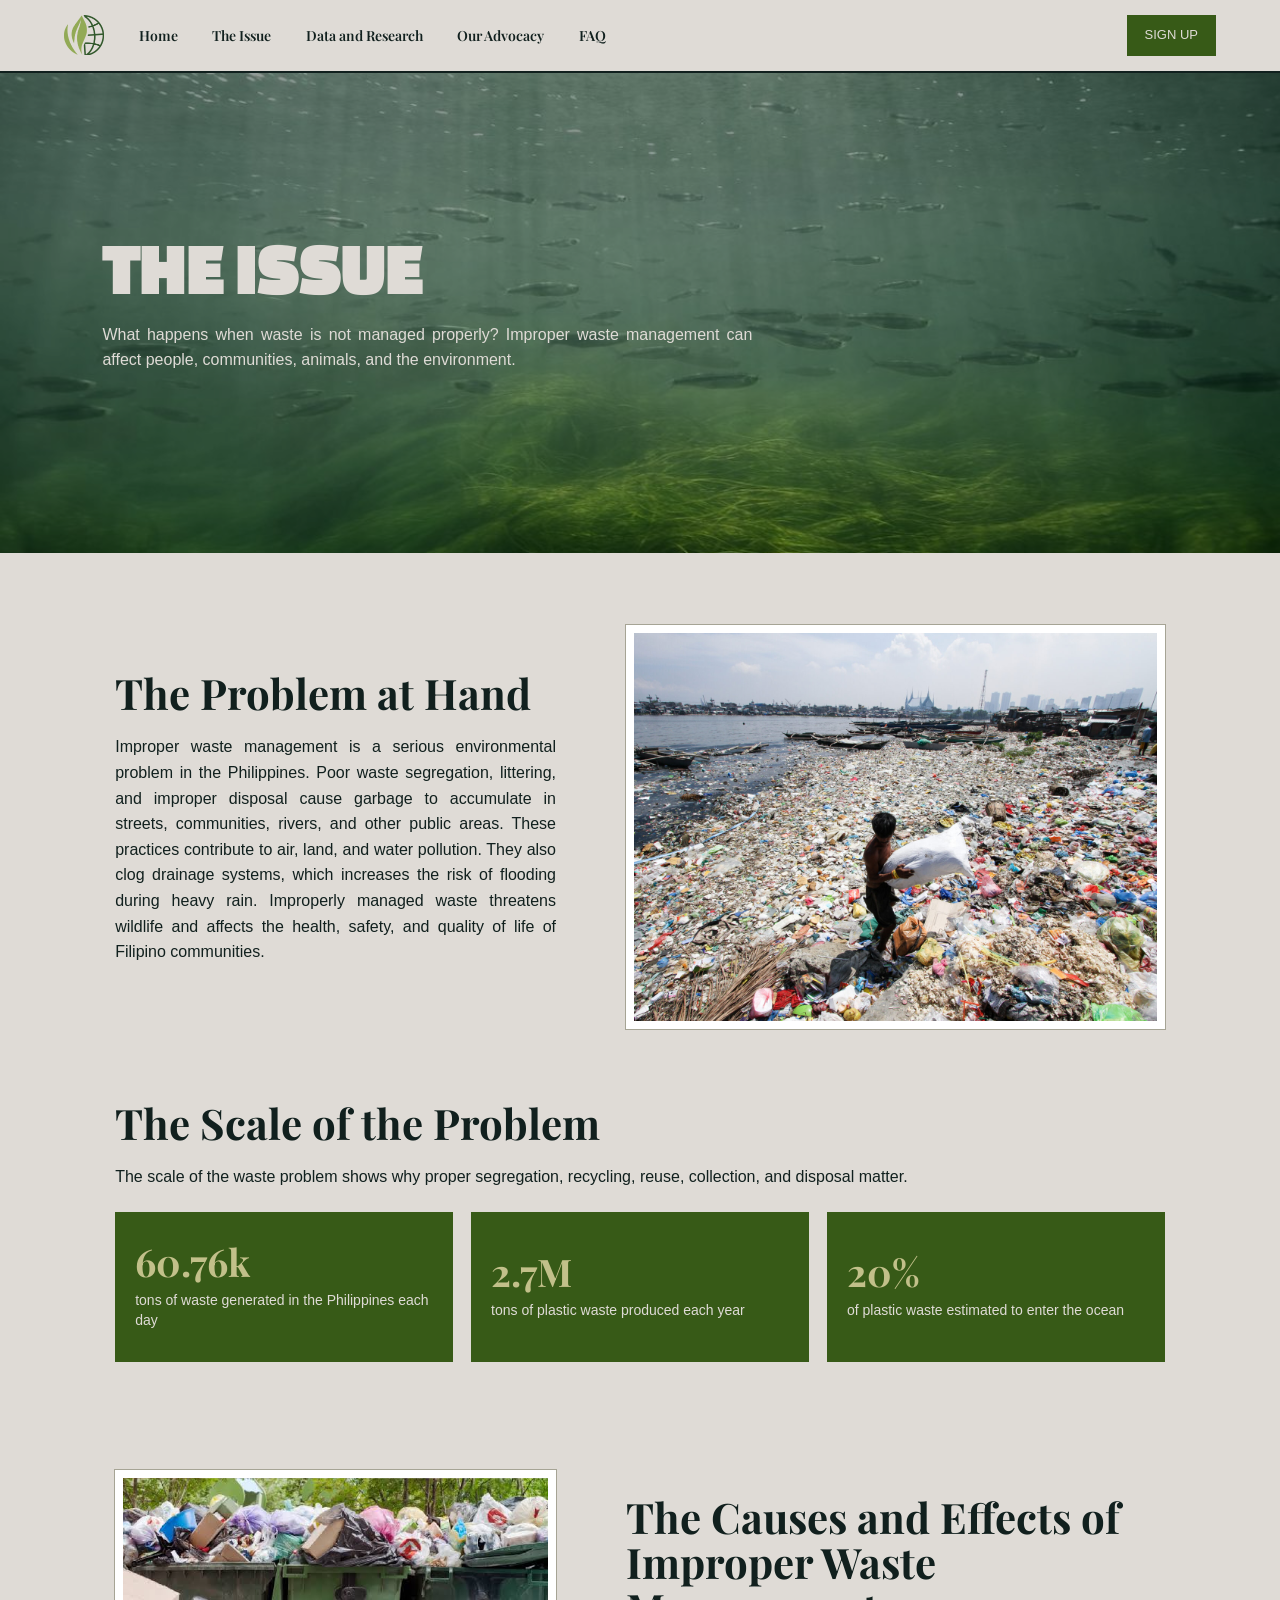
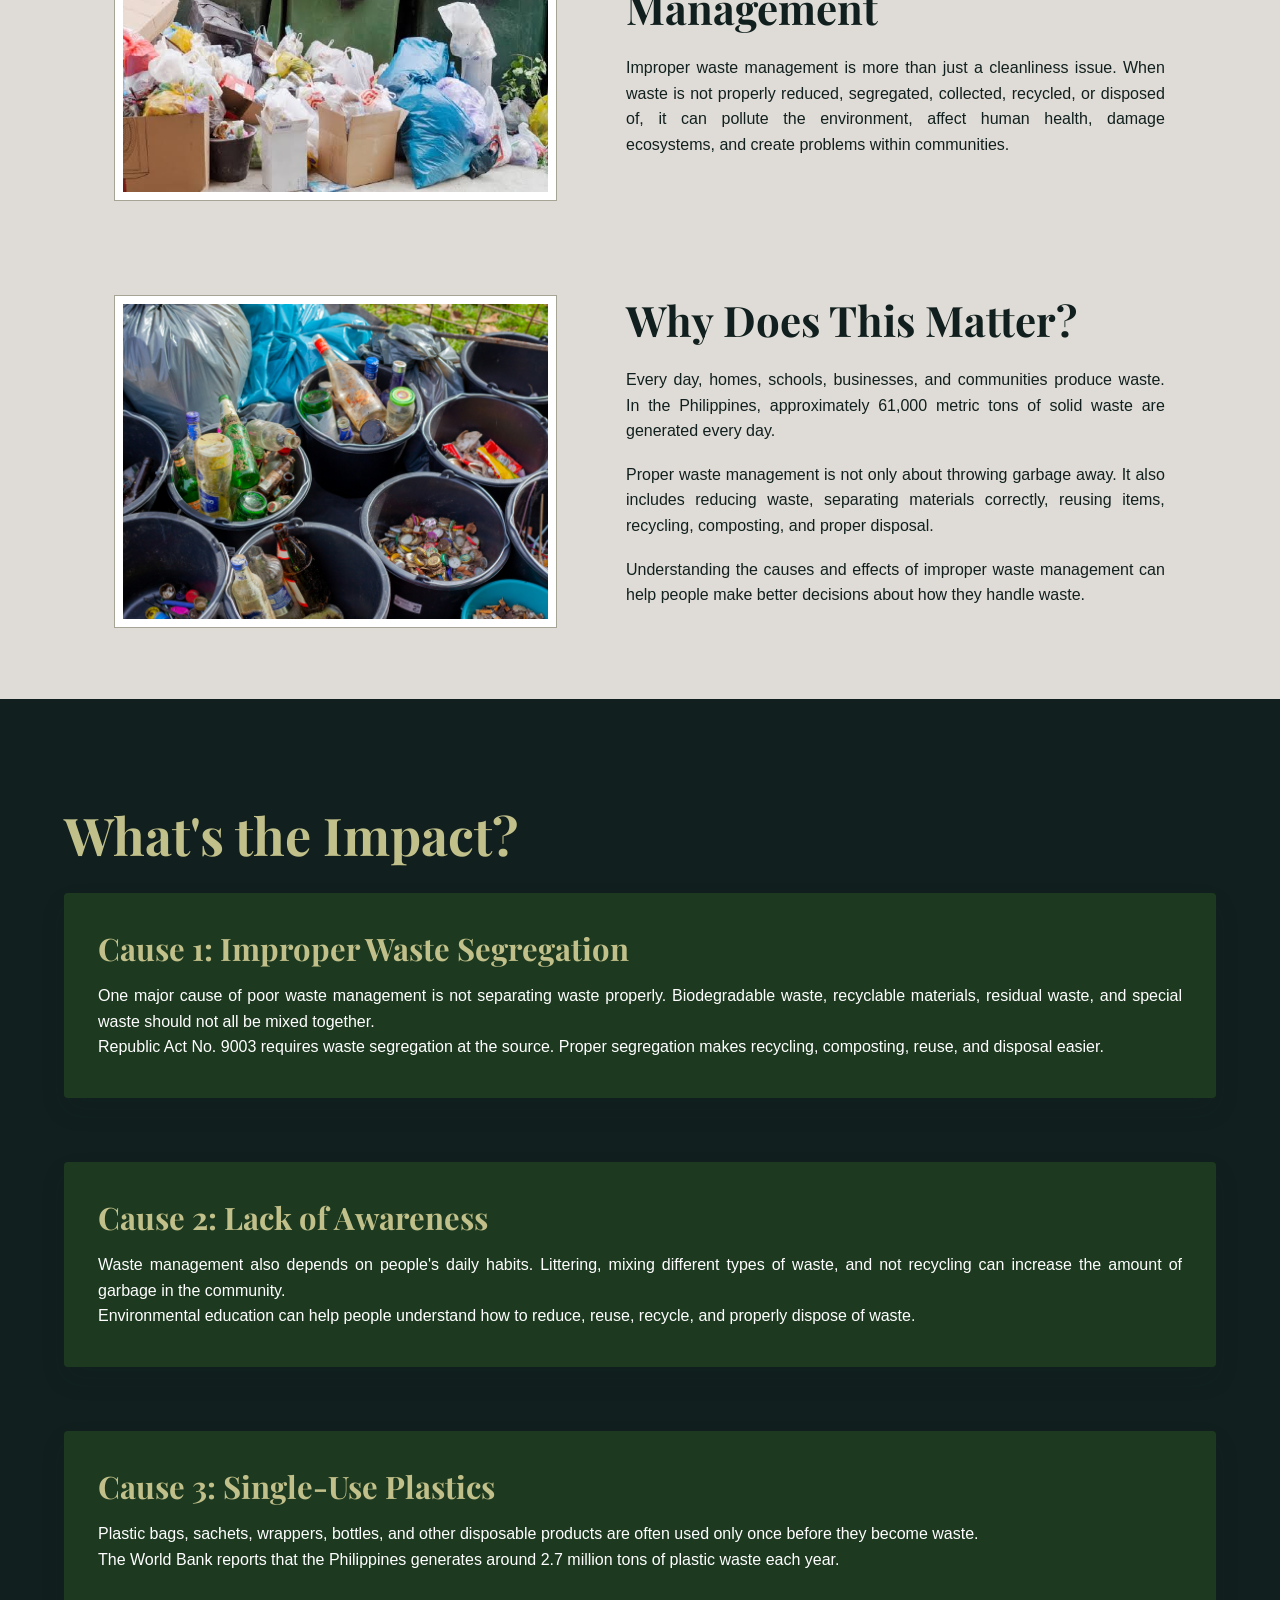
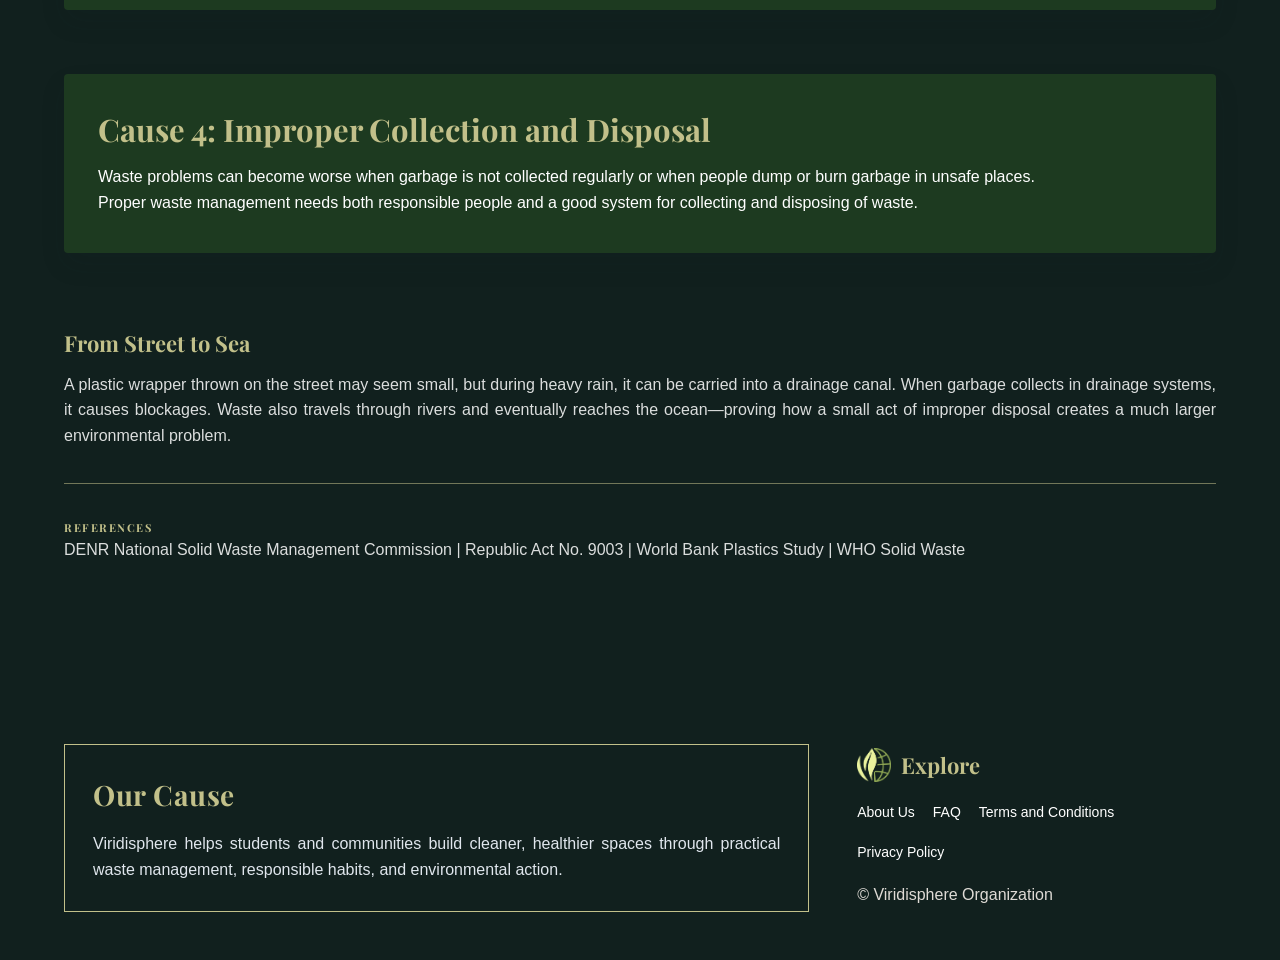
<file: The Issue.html>
<!doctype html>
<html lang="en">
  <head>
    <link rel="icon" type="image/png" href="viridispherelogo fordarkbg.png" />
    <meta charset="UTF-8" />
    <meta name="viewport" content="width=device-width, initial-scale=1.0" />
    <title>The Issue - Viridisphere</title>
    <link rel="stylesheet" href="navherofooter.css" />

    <style>
      /* HERO BACKGROUND */
      .hero {
        position: relative;
        height: 480px;
        background-image: url("caeHERO.jpg");
        background-size: cover;
        background-position: center;
        display: flex;
        align-items: center;
        padding: 0 8%;
      }

      /* Purpose-Grid */

      .advocacy {
        padding: 72px 9%;
        background-color: var(--white);
      }

      .advocacy + .advocacy {
        padding-top: 24px;
      }

      .advocacy-grid {
        width: 100%;
        max-width: 1200px;
        margin: auto;
        display: grid;
        grid-template-columns: 0.9fr 1.1fr;
        gap: 70px;
        align-items: center;
      }

      /* Image */

      .advocacy-image {
        width: 100%;
        aspect-ratio: 4 / 3;
        min-height: 0;
        background-image: url("cneimg1.jpg");
        background-size: cover;
        background-position: center;
        position: relative;
        border: 8px solid #ffffff;
        box-shadow: 0 0 0 1px var(--ash);
        overflow: hidden;
      }

      .image-label {
        position: absolute;
        bottom: 20px;
        left: 20px;
        padding: 8px 14px;
        background-color: var(--dark);
        color: var(--olive);
        font-family: var(--body-font);
        font-size: 10px;
        font-weight: bold;
        letter-spacing: 1px;
        border-radius: 4px;
      }

      .second-advocacy .advocacy-image {
        background-image: url("cneimg2.jpg");
      }

      /* Advocacy-Content */

      .advocacy-content h3 {
        font-family: var(--heading-font);
        font-size: clamp(28px, 3.5vw, 42px);
        color: var(--dark);
        line-height: 1.08;
        margin-bottom: 24px;
      }

      .advocacy-content p {
        font-family: var(--body-font);
        font-size: 14px;
        color: var(--dark);
        margin-bottom: 18px;
        line-height: 1.7;
      }

      .merged-introduction {
        padding: 72px 9% 36px;
        background-color: var(--white);
      }

      .merged-introduction + .merged-introduction {
        padding-top: 36px;
      }

      .merged-introduction .advocacy-content h3 {
        margin-bottom: 18px;
      }

      .merged-introduction .advocacy-content p {
        font-size: 16px;
        color: var(--dark);
      }

      .merged-introduction.scale-section .advocacy-grid {
        grid-template-columns: 1fr;
      }

      .merged-stat-grid {
        display: grid;
        grid-template-columns: repeat(3, minmax(0, 1fr));
        gap: 18px;
        margin-top: 22px;
      }

      .merged-stat-card {
        min-height: 150px;
        padding: 22px 20px;
        background-color: var(--green);
        color: var(--body-on-green);
        display: flex;
        flex-direction: column;
        justify-content: center;
      }

      .merged-stat-card strong,
      .merged-stat-card span {
        transition: transform 180ms ease, text-shadow 180ms ease;
        transform-origin: left center;
      }

      .merged-stat-card:hover strong,
      .merged-stat-card:hover span,
      .merged-stat-card:focus-within strong,
      .merged-stat-card:focus-within span {
        transform: scale(1.04);
        text-shadow: 0 0 10px rgba(194, 192, 138, 0.75);
      }

      .merged-stat-card strong {
        color: var(--heading-on-green);
        font-family: var(--heading-font);
        font-size: clamp(25px, 3vw, 38px);
        line-height: 1;
        margin-bottom: 10px;
      }

      .merged-stat-card span {
        font-size: 14px;
        line-height: 1.4;
      }

      /* CARDS*/
      .website-details {
        background-color: var(--white);
        padding: 28px 5% 36px;
      }

      .website-details.first-impact-section {
        padding-top: 100px;
      }

      .cards-grid {
        display: flex;
        justify-content: center;
        gap: 30px;
        max-width: 1200px;
        margin: 0 auto;
        align-items: stretch;
      }

      .flashcards-heading {
        margin-bottom: 44px;
      }

      .flip-card {
        position: relative;
        display: grid;
        flex: 1;
        min-height: 0;
        outline: none;
      }

      .flip-card::after {
        content: "Click to interact";
        position: fixed;
        top: calc(var(--cursor-y, 0px) + 14px);
        left: calc(var(--cursor-x, 0px) + 14px);
        z-index: 10;
        padding: 6px 9px;
        border-radius: 4px;
        background: var(--dark);
        color: var(--olive);
        font-family: var(--body-font);
        font-size: 11px;
        letter-spacing: 0.3px;
        white-space: nowrap;
        pointer-events: none;
        opacity: 0;
        transform: translateY(3px);
        transition: opacity 150ms ease, transform 150ms ease;
      }

      .flip-card:hover::after {
        opacity: 1;
        transform: translateY(0);
      }

      .flip-card > .card {
        grid-area: 1 / 1;
        width: 100%;
        min-height: 0;
        align-self: stretch;
      }

      .flip-card > .effect-card {
        opacity: 0;
        pointer-events: none;
        transform: translateY(12px);
        transition: opacity 220ms ease, transform 220ms ease;
      }

      .flip-card.is-flipped > .effect-card {
        opacity: 1;
        pointer-events: auto;
        transform: translateY(0);
      }

      .flip-card:focus-visible {
        box-shadow: 0 0 0 3px var(--olive);
      }

      @media (max-width: 760px) {
        .cards-grid {
          flex-direction: column;
        }

        .card {
          min-height: 0;
        }

        .flip-card {
          min-height: 0;
        }
      }

      .card {
        background: var(--dark);
        flex: 1;
        min-height: 0;
        padding: 38px 34px;
        border-radius: 4px;
        border: 1px solid var(--green);
        display: flex;
        flex-direction: column;
        color: var(--white);
        box-shadow: 0 12px 24px rgba(17, 32, 30, 0.12);
      }

      .card h2 {
        font-size: clamp(23px, 2.5vw, 31px);
        line-height: 1.1;
        margin-bottom: 18px;
      }

      .card br {
        display: none;
      }

      .card h2,
      .card h3,
      .card h4 {
        color: var(--heading-on-green);
      }

      .card p {
        color: var(--body-on-green);
        margin: 0;
      }

      .card p + p {
        margin-top: 20px;
      }

      .effect-card {
        background: var(--olive);
        border-color: var(--green);
        color: var(--body-on-ash);
        box-shadow: 0 12px 24px rgba(55, 90, 23, 0.16);
      }

      .effect-card h2 {
        color: var(--heading-on-ash);
      }

      .effect-card p {
        color: var(--body-on-ash);
      }

      .impact-section {
        background-color: var(--dark);
        color: var(--olive);
      }

      .impact-section .card,
      .impact-section .effect-card {
        background-color: #1d3a20;
        border: 0;
      }

      .impact-section .effect-card {
        background-color: #536f2b;
      }

      .impact-section h2,
      .impact-section h3,
      .impact-section h4,
      .impact-section .card h2,
      .impact-section .text h3,
      .impact-section .references h4 {
        color: var(--olive) !important;
      }

      .impact-section p,
      .impact-section li,
      .impact-section .card p,
      .impact-section .text p,
      .impact-section .references p,
      .impact-section .references a,
      .impact-section .btn {
        color: #ffffff !important;
      }

      .impact-section .divider {
        border-top-color: rgba(194, 192, 138, 0.55);
      }

      .impact-section .references {
        background-color: transparent;
      }

      .final-flashcard-section .card {
        border-bottom: 0;
      }

      .card-image-wrapper {
        height: 140px;
        display: flex;
        justify-content: center;
        align-items: center;
        margin-bottom: 20px;
      }

      /* SIMPLE PROBLEM SECTION */

      .problem-section {
        padding: 0 8% 82px;
        background-color: var(--dark);
      }

      .final-flashcard-section .problem-section {
        padding: 48px 0 82px;
      }

      .container {
        width: 100%;
        max-width: 1200px;
        margin: 0 auto;
      }

      .section-tag {
        color: var(--green);
        font-size: 11px;
        letter-spacing: 2px;
        font-weight: bold;
      }

      .container h2 {
        font-family: var(--heading-font);
        font-size: 32px;
        color: var(--heading-on-ash);
        margin: 10px 0 25px 0;
      }

      .container > h2 {
        font-size: clamp(34px, 5vw, 52px);
        line-height: 1;
        margin-bottom: 32px;
      }

      /* Bullet Stats */
      .stats {
        display: grid;
        grid-template-columns: repeat(3, minmax(0, 1fr));
        gap: 18px;
        margin: 0 0 30px;
      }

      .stats li {
        display: flex;
        flex-direction: column;
        justify-content: center;
        min-height: 150px;
        padding: 22px 20px;
        background-color: var(--green);
        color: var(--body-on-green);
        font-size: 14px;
        line-height: 1.4;
        border: 1px solid var(--olive);
        box-shadow: 0 8px 16px rgba(17, 32, 30, 0.1);
      }

      .stats li b {
        color: var(--heading-on-green);
        font-family: var(--heading-font);
        font-size: clamp(24px, 3vw, 36px);
        line-height: 1;
        margin-bottom: 10px;
      }

      @media (max-width: 760px) {
        .merged-stat-grid {
          grid-template-columns: 1fr;
        }

        .stats {
          grid-template-columns: 1fr;
        }
      }

      /* Dividers */
      .divider {
        border: 0;
        border-top: 1px solid rgba(17, 32, 30, 0.15);
        margin: 35px 0;
      }

      /* Text */
      .text h3 {
        font-family: var(--heading-font);
        font-size: 22px;
        color: var(--green);
        margin: 25px 0 10px 0;
      }

      .text p {
        font-size: 15px;
        line-height: 1.7;
        color: var(--dark);
        opacity: 0.85;
        margin: 0 0 15px 0;
      }

      .btn {
        display: inline-block;
        margin-top: 10px;
        color: var(--green);
        font-size: 12px;
        font-weight: bold;
        letter-spacing: 1.5px;
        text-decoration: none;
      }

      .btn:hover {
        color: var(--dark);
      }

      /* References */
      .references h4 {
        font-size: 11px;
        letter-spacing: 1.5px;
        text-transform: uppercase;
        color: var(--ash);
      }

      .references p {
        font-size: 13px;
        color: var(--dark);
        line-height: 1.8;
      }

      .references a {
        color: var(--green);
        text-decoration: none;
      }

      .references a:hover {
        text-decoration: underline;
      }

      html,
      body {
        width: 100%;
        min-width: 100%;
        margin: 0;
        background-color: var(--dark);
      }

      .site-footer {
        width: 100vw;
        max-width: 100vw;
        margin: 0 calc(50% - 50vw);
        background-color: var(--dark);
      }

    </style>
  </head>
  <body>
    <!-- NAVIGATION SECTION -->
    <header class="navbar">
      <a href="index.html" class="logo-link">
        <img src="viridispherelogo forwhite-lightbg.png" alt="Logo" class="nav-logo" />
      </a>
      <nav class="nav-links">
        <a href="index.html">Home</a>
        <a href="The Issue.html">The Issue</a>
        <a href="Data and Research.html">Data and Research</a>
        <a href="Advocacy.html">Our Advocacy</a>
        <a href="FAQ.html">FAQ</a>
      </nav>
      <a href="join.html#join" class="nav-signup">SIGN UP</a>
    </header>

    <!--"BILLBOARD" OR HERO SECTION-->
    <section class="hero">
      <div class="hero-overlay"></div>
      <div class="hero-content">
        <h1>THE ISSUE</h1>
        <p>
          What happens when waste is not managed properly? Improper waste
          management can affect people, communities, animals, and the
          environment.
        </p>
      </div>
    </section>

    <!-- NEW PAGE CODE HERE -->
    <!-- OUR PURPOSE -->
    <section class="merged-introduction" id="introduction">
      <div class="advocacy-grid">
        <div class="advocacy-content">
          <h3>The Problem at Hand</h3>
          <p>
            Improper waste management is a serious environmental problem in the
            Philippines. Poor waste segregation, littering, and improper
            disposal cause garbage to accumulate in streets, communities,
            rivers, and other public areas. These practices contribute to air,
            land, and water pollution. They also clog drainage systems, which
            increases the risk of flooding during heavy rain. Improperly
            managed waste threatens wildlife and affects the health, safety,
            and quality of life of Filipino communities.
          </p>
        </div>
        <div class="advocacy-image" style="background-image: url('introimage1.jpeg');"></div>
      </div>
    </section>

    <section class="merged-introduction scale-section">
      <div class="advocacy-grid">
        <div class="advocacy-content">
          <h3>The Scale of the Problem</h3>
          <p>
            The scale of the waste problem shows why proper segregation,
            recycling, reuse, collection, and disposal matter.
          </p>
          <div class="merged-stat-grid">
            <div class="merged-stat-card">
              <strong>60.76k</strong>
              <span>tons of waste generated in the Philippines each day</span>
            </div>
            <div class="merged-stat-card">
              <strong>2.7M</strong>
              <span>tons of plastic waste produced each year</span>
            </div>
            <div class="merged-stat-card">
              <strong>20%</strong>
              <span>of plastic waste estimated to enter the ocean</span>
            </div>
          </div>
        </div>
      </div>
    </section>

    <section class="advocacy" id="causes-effects">
      <div class="advocacy-grid">
        <div class="advocacy-image purpose-image">
        </div>

        <div class="advocacy-content">
          <h3>The Causes and Effects of Improper Waste Management</h3>

          <p>
            Improper waste management is more than just a cleanliness issue.
            When waste is not properly reduced, segregated, collected, recycled,
            or disposed of, it can pollute the environment, affect human health,
            damage ecosystems, and create problems within communities.
          </p>
        </div>
      </div>
    </section>

    <section class="advocacy second-advocacy">
      <div class="advocacy-grid">
        <div class="advocacy-image purpose-image">
        </div>

        <div class="advocacy-content">
          <h3>Why Does This Matter?</h3>
          <p>
            Every day, homes, schools, businesses, and communities produce
            waste. In the Philippines, approximately 61,000 metric tons of solid
            waste are generated every day.
          </p>
          <p>
            Proper waste management is not only about throwing garbage away. It
            also includes reducing waste, separating materials correctly,
            reusing items, recycling, composting, and proper disposal.
          </p>
          <p>
            Understanding the causes and effects of improper waste management
            can help people make better decisions about how they handle waste.
          </p>
        </div>

      </div>
    </section>

    <!-- CAUSE AND EFFECT #1 -->
    <section class="website-details impact-section first-impact-section">
      <div class="container flashcards-heading">
        <h2>What's the Impact?</h2>
      </div>
      <div class="cards-grid">
        <div class="flip-card" tabindex="0" role="button" aria-pressed="false" aria-label="Show effect for improper waste segregation">
          <div class="card">
          <h2>Cause 1: Improper Waste Segregation</h2>
          <br />
          <p>
            One major cause of poor waste management is not separating waste
            properly. Biodegradable waste, recyclable materials, residual waste,
            and special waste should not all be mixed together.
          </p>
          <br />
          <p>
            Republic Act No. 9003 requires waste segregation at the source.
            Proper segregation makes recycling, composting, reuse, and disposal
            easier.
          </p>
          </div>
          <div class="card effect-card">
          <h2>Effect 1: Pollution of Land, Water, and Air</h2>
          <br />
          <p>
            Improperly discarded waste can pollute the environment. Waste dumped
            on land can affect soil and water, while burning garbage can release
            harmful substances into the air.
          </p>
          <br />
          <p>
            Plastic waste can also travel through drainage systems and rivers
            and eventually reach the ocean.
          </p>
          </div>
        </div>
      </div>
    </section>

    <!-- CAUSE AND EFFECT #2 -->
    <section class="website-details impact-section">
      <div class="cards-grid">
        <div class="flip-card" tabindex="0" role="button" aria-pressed="false" aria-label="Show effect for lack of awareness">
          <div class="card">
          <h2>Cause 2: Lack of Awareness</h2>
          <br />
          <p>
            Waste management also depends on people's daily habits. Littering,
            mixing different types of waste, and not recycling can increase the
            amount of garbage in the community.
          </p>
          <br />
          <p>
            Environmental education can help people understand how to reduce,
            reuse, recycle, and properly dispose of waste.
          </p>
          </div>
          <div class="card effect-card">
          <h2>Effect 2: Flooding and Community Problems</h2>
          <br />
          <p>
            Garbage that collects in streets, canals, and drainage systems can
            block the flow of water.
          </p>
          <br />
          <p>
            Blocked drains can contribute to flooding and standing water,
            especially during heavy rain.
          </p>
          </div>
        </div>
      </div>
    </section>

    <!-- CAUSE AND EFFECT #3 -->
    <section class="website-details impact-section">
      <div class="cards-grid">
        <div class="flip-card" tabindex="0" role="button" aria-pressed="false" aria-label="Show effect for single-use plastics">
          <div class="card">
          <h2>Cause 3: Single-Use Plastics</h2>
          <br />
          <p>
            Plastic bags, sachets, wrappers, bottles, and other disposable
            products are often used only once before they become waste.
          </p>
          <br />
          <p>
            The World Bank reports that the Philippines generates around 2.7
            million tons of plastic waste each year.
          </p>
          </div>
          <div class="card effect-card">
          <h2>Effect 3: Risks to Human Health</h2>
          <br />
          <p>
            Uncollected garbage can attract insects and rodents. Standing water
            can also become a place where mosquitoes reproduce.
          </p>
          <br />
          <p>
            Unsafe waste handling and burning may also affect the health of
            workers and nearby communities.
          </p>
          </div>
        </div>
      </div>
    </section>

    <!-- CAUSE AND EFFECT #4 -->
    <section class="website-details impact-section final-flashcard-section">
      <div class="cards-grid">
        <div class="flip-card" tabindex="0" role="button" aria-pressed="false" aria-label="Show effect for improper collection and disposal">
          <div class="card">
          <h2>Cause 4: Improper Collection and Disposal</h2>
          <br />
          <p>
            Waste problems can become worse when garbage is not collected
            regularly or when people dump or burn garbage in unsafe places.
          </p>
          <br />
          <p>
            Proper waste management needs both responsible people and a good
            system for collecting and disposing of waste.
          </p>
          </div>
          <div class="card effect-card">
          <h2>Effect 4: Harm to Wildlife and Ecosystems</h2>
          <br />
          <p>
            Waste that enters rivers, beaches, and oceans can harm animals and
            damage their habitats.
          </p>
          <br />
          <p>
            Plastic pollution can also affect marine ecosystems, fisheries,
            tourism, and communities that depend on healthy oceans.
          </p>
          </div>
        </div>
      </div>
      <div class="problem-section impact-section">
      <div class="container">

        <!-- Text Narrative -->
        <div class="text">
          <h3>From Street to Sea</h3>
          <p>
            A plastic wrapper thrown on the street may seem small, but during
            heavy rain, it can be carried into a drainage canal. When garbage
            collects in drainage systems, it causes blockages. Waste also
            travels through rivers and eventually reaches the ocean—proving how
            a small act of improper disposal creates a much larger environmental
            problem.
          </p>

        <hr class="divider" />

        <!-- Minimal References -->
        <div class="references">
          <h4>References</h4>
          <p>
            <a href="https://nswmc.emb.gov.ph/" target="_blank"
              >DENR National Solid Waste Management Commission</a
            >
            |
            <a
              href="https://lawphil.net/statutes/repacts/ra2001/ra_9003_2001.html"
              target="_blank"
              >Republic Act No. 9003</a
            >
            |
            <a
              href="https://www.worldbank.org/en/country/philippines/publication/market-study-for-philippines-plastics-circularity-opportunities-and-barriers-report-landing-page"
              target="_blank"
              >World Bank Plastics Study</a
            >
            |
            <a
              href="https://www.who.int/tools/compendium-on-health-and-environment/solid-waste"
              target="_blank"
              >WHO Solid Waste</a
            >
          </p>
        </div>
      </div>
      </div>
    </section>

    <!-- FOOTER -->
    <section class="site-footer">
      <div class="footer-content">
        <div class="footer-layout">
          <div class="footer-about">
            <h2>Our Cause</h2>
            <p>Viridisphere helps students and communities build cleaner, healthier spaces through practical waste management, responsible habits, and environmental action.</p>
          </div>
          <div class="footer-links">
            <h2 class="footer-explore-title"><img src="viridispherelogo fordarkbg.png" alt="" />Explore</h2>
            <nav class="footer-nav" aria-label="Footer navigation">
              <a href="Advocacy.html">About Us</a>
              <a href="FAQ.html">FAQ</a>
              <a href="https://www.youtube.com/watch?v=tVlKLpxyCBY" target="_blank" rel="noopener noreferrer">Terms and Conditions</a>
              <a href="https://www.youtube.com/watch?v=tVlKLpxyCBY" target="_blank" rel="noopener noreferrer">Privacy Policy</a>
            </nav>
            <p class="footer-copyright">&copy; Viridisphere Organization</p>
          </div>
        </div>
      </div>
    </section>

    <script>
      document.querySelectorAll(".flip-card").forEach((card) => {
        const toggleCard = () => {
          const isFlipped = card.classList.toggle("is-flipped");
          card.setAttribute("aria-pressed", String(isFlipped));
        };

        card.addEventListener("click", toggleCard);
        card.addEventListener("pointermove", (event) => {
          card.style.setProperty("--cursor-x", `${event.clientX}px`);
          card.style.setProperty("--cursor-y", `${event.clientY}px`);
        });
        card.addEventListener("keydown", (event) => {
          if (event.key === "Enter" || event.key === " ") {
            event.preventDefault();
            toggleCard();
          }
        });
      });
    </script>
  </body>
</html>
</file>
<file: navherofooter.css>
/* FONTS */
@import url("https://fonts.googleapis.com/css2?family=Changa+One:ital@0;1&family=Playfair+Display:ital,wght@0,400;0,700;1,400;1,700&family=Valley+Sans&display=swap");

h1 {
  font-family: var(--title-font) !important;
}

h2,
h3,
h4,
h5,
h6 {
  font-family: var(--heading-font) !important;
}

p {
  text-align: justify;
  font-family: var(--body-font) !important;
  font-size: 16px !important;
  line-height: 1.6 !important;
  margin: 0 0 1rem;
}

button,
input,
select,
textarea {
  font-family: var(--body-font) !important;
}

body {
  margin: 0;
  font-family: var(--body-font);
  font-size: 16px;
  line-height: 1.6;
}

:root {
  --title-font: "Changa One", sans-serif;
  --heading-font: "Playfair Display", serif;
  --body-font: "Valley Sans", sans-serif;

  --dark: #11201e;
  --green: #375a17;
  --olive: #c2c08a;
  --ash: #a6a495;
  --white: #dfdbd6;

  --heading-on-ash: #375a17;
  --body-on-ash: #11201e;
  --heading-on-green: #c2c08a;
  --body-on-green: #dfdbd6;
}

body {
  color: var(--body-on-ash);
}

h2,
h3,
h4,
h5,
h6 {
  color: var(--heading-on-ash);
}

p {
  color: var(--body-on-ash);
}

/* NAVIGATION */
.navbar {
  display: flex;
  justify-content: flex-start;
  align-items: center;
  padding: 15px 5%;
  background: #dfdbd6;
  border-bottom: 2px solid #11201e; /* this is the border below the nav bar*/
  position: sticky;
  top: 0;
  z-index: 1000;
}

.nav-links a {
  text-decoration: none;
  color: #11201e;
  font-family: var(--heading-font);
  font-weight: 600;
  margin: 0 15px;
  font-size: 14px;
}

.nav-links {
  margin-left: 20px;
}

.nav-signup {
  display: inline-block;
  margin-left: auto;
  padding: 10px 18px;
  background-color: var(--green);
  color: var(--white);
  font-family: var(--body-font);
  font-size: 13px;
  text-decoration: none;
  white-space: nowrap;
}

.nav-signup:hover {
  background-color: var(--olive);
  color: var(--dark);
}

.nav-links a.active,
.nav-links a:hover {
  color: #375a17;
  border-bottom: 3px solid #375a17;
  padding-bottom: 5px;
}

.logo-link {
  display: flex;
  align-items: center;
  text-decoration: none;
}

.nav-logo {
  height: 40px; /* Adjust height to match your desired navbar size */
  aspect-ratio: 1 / 1; /* Forces 1:1 square ratio */
  object-fit: cover; /* Prevents image stretching */
}

/* HERO SECTION */

.hero-overlay {
  position: absolute;
  top: 0;
  left: 0;
  width: 100%;
  height: 100%;
  background: rgb(0, 0, 0, 0.4);
  z-index: 1;
}

.hero-content {
  position: relative;
  z-index: 2;
  color: var(--body-on-green);
  max-width: 650px;
}

.hero-content h1 {
  font-size: clamp(48px, 6vw, 72px);
  margin: 8px 0 15px;
  font-weight: 700;
  line-height: 1.05;
  color: var(--body-on-green);
}

.hero-content p {
  font-size: 16px;
  line-height: 1.5;
  margin-bottom: 30px;
  color: var(--body-on-green);
}

.btn-yellow {
  display: inline-block;
  background-color: #c2c08a;
  color: #000000;
  padding: 12px 24px;
  border-radius: 20px;
  text-decoration: none;
  font-weight: bold;
  font-size: 14px;
  transition: background 0.2s;
}

.btn-yellow:hover {
  background-color: #c2c08a;
}

/* --- CONTACT US --- */
.site-footer {
  background-color: #11201e;
  color: #ffffff;
  padding: 48px 5%;
  font-family: var(--body-font);
}

.site-footer p,
.site-footer a {
  font-family: var(--body-font) !important;
}

.site-footer h2,
.site-footer h3,
.site-footer h4,
.site-footer h5,
.site-footer h6 {
  font-family: var(--heading-font) !important;
}

.site-footer h2,
.site-footer h3,
.site-footer h4,
.site-footer h5,
.site-footer h6 {
  color: var(--heading-on-green);
}

.site-footer p {
  color: var(--body-on-green);
}

.footer-content {
  max-width: 1200px;
  margin: 0 auto;
}

.footer-layout {
  display: grid;
  grid-template-columns: minmax(0, 1.35fr) minmax(220px, 0.65fr);
  gap: 48px;
  align-items: stretch;
}

.footer-about {
  border: 1px solid var(--olive);
  padding: 28px;
}

.footer-about h2 {
  font-size: 28px;
  margin-bottom: 14px;
  letter-spacing: 0.5px;
}

.footer-about p {
  font-size: 14px;
  line-height: 1.7;
  color: #e0e6ed;
  margin-bottom: 0;
}

.footer-links {
  display: flex;
  flex-direction: column;
  justify-content: center;
  gap: 18px;
}

.footer-links h2 {
  font-size: 22px;
}

.footer-explore-title {
  display: flex;
  align-items: center;
  gap: 10px;
}

.footer-explore-title img {
  width: 34px;
  height: 34px;
  object-fit: contain;
}

.footer-nav {
  display: flex;
  flex-wrap: wrap;
  gap: 18px;
}

.footer-nav a {
  color: #ffffff;
  text-decoration: none;
  font-size: 14px;
}

.footer-nav a:hover {
  color: var(--olive);
}

.footer-copyright {
  color: #e0e6ed;
  font-size: 13px;
  margin: 0;
}

@media (max-width: 700px) {
  .footer-layout {
    grid-template-columns: 1fr;
    gap: 28px;
  }
}

/* THIS IS APPLIED TO ALL ITEMS */
*,
*::before,
*::after {
  box-sizing: border-box;
  margin: 0;
  padding: 0;
}
</file>
<file: Home.css>
/* FONTS */
@import url("https://fonts.googleapis.com/css2?family=Changa+One:ital@0;1&family=Playfair+Display:ital,wght@0,400;0,700;1,400;1,700&family=Valley+Sans&display=swap");

h1 {
  font-family: var(--title-font) !important;
}

h2,
h3,
h4,
h5,
h6 {
  font-family: var(--heading-font) !important;
}

p {
  text-align: justify;
  font-family: var(--body-font) !important;
  font-size: 16px !important;
  line-height: 1.6 !important;
}

/* QUICK NAVIGATION */
.quick-navigation {
  background: var(--dark);
  padding: 34px 7% 38px;
  text-align: center;
}

.quick-navigation h2 {
  color: var(--olive);
  font-size: 24px;
  margin-bottom: 22px;
}

.quick-navigation-links {
  display: flex;
  flex-wrap: wrap;
  justify-content: center;
  gap: 22px;
  max-width: 1050px;
  margin: 0 auto;
}

.quick-navigation-link {
  display: inline-flex;
  align-items: center;
  gap: 12px;
  justify-content: center;
  width: 220px;
  min-height: 82px;
  padding: 12px 16px;
  border: 1px solid var(--green);
  border-radius: 14px;
  background: var(--green);
  color: var(--white);
  font-family: var(--body-font);
  font-size: 15px;
  font-weight: 600;
  text-decoration: none;
  transition: background-color 180ms ease, border-color 180ms ease, transform 180ms ease;
}

.quick-navigation-link:hover,
.quick-navigation-link:focus-visible {
  background: #6f9b4a;
  border-color: #6f9b4a;
  color: var(--dark);
  transform: translateY(-2px);
}

.quick-navigation-icon {
  display: inline-block;
  font-family: var(--title-font) !important;
  font-size: 13px;
  line-height: 1;
}

.home-actions {
  display: grid;
  grid-template-columns: repeat(2, minmax(0, 1fr));
  gap: 28px;
  padding: 68px 7%;
  background: var(--white);
}

.home-action-panel {
  padding: 36px;
  background: var(--dark);
  color: var(--body-on-green);
}

.home-action-panel h2 {
  margin-bottom: 18px;
  color: var(--heading-on-green);
  font-size: clamp(28px, 4vw, 42px);
  line-height: 1.1;
}

.home-action-panel p {
  margin: 0 0 14px;
  color: #ffffff;
}

.home-action-panel strong {
  color: var(--olive);
}

.home-join-panel {
  background: var(--green);
  border: 1px solid var(--olive);
}

.home-join-link {
  display: inline-block;
  margin-top: 12px;
  padding: 14px 22px;
  background: var(--dark);
  color: var(--white);
  font-family: var(--body-font);
  font-weight: bold;
  letter-spacing: 1px;
  text-decoration: none;
}

.home-join-link:hover,
.home-join-link:focus-visible {
  background: var(--olive);
  color: var(--dark);
}

@media (max-width: 700px) {
  .home-actions {
    grid-template-columns: 1fr;
  }
}

/* CORE DILEMMA AND VIDEO */
.core-dilemma,
.home-video {
  padding: 68px 7%;
  background: var(--white);
}

.core-dilemma-content,
.home-video-content {
  width: 100%;
  max-width: 1200px;
  margin: 0 auto;
}

.core-dilemma h2,
.home-video h2 {
  margin-bottom: 18px;
  color: var(--green);
  font-size: clamp(28px, 4vw, 42px);
  line-height: 1.1;
}

.core-dilemma p {
  max-width: none;
  margin: 0;
  color: var(--dark);
}

.home-video {
  padding-top: 0;
}

.video-frame {
  position: relative;
  width: 100%;
  aspect-ratio: 16 / 9;
  overflow: hidden;
  border: 8px solid #ffffff;
  box-shadow: 0 0 0 1px var(--ash);
}

.video-frame iframe {
  display: block;
  width: 100%;
  height: 100%;
  border: 0;
}

@media (max-width: 560px) {
  .core-dilemma,
  .home-video {
    padding: 48px 7%;
  }

  .home-video {
    padding-top: 0;
  }
}

/* NAVIGATION */
.navbar {
  justify-content: space-between;
  align-items: center;
  padding: 15px 5%;
  background: #dfdbd6;
  border-bottom: #11201e;
}
.nav-links a {
  text-decoration: none;
  color: #11201e;
  font-weight: 600;
  margin: 0 15px;
  font-size: 14px;
}

.nav-links a.active,
.nav-links a:hover {
  color: #375a17;
  border-bottom: 3px solid #375a17;
  padding-bottom: 5px;
}

/* BACKGROUND IMAGE SECTION */
.hero {
  position: relative;
  height: 480px;
  background-image: url("herobg.jpg");
  background-size: cover;
  background-position: center;
  display: flex;
  align-items: center;
  padding: 0 8%;
}

.hero-overlay {
  position: absolute;
  top: 0;
  left: 0;
  width: 100%;
  height: 100%;
  background: rgba(0, 0, 0, 0.4); /* Dark shade filter */
  z-index: 1;
}

.hero-content {
  position: relative;
  z-index: 2;
  color: #ffffff;
  max-width: 650px;
}

.hero-content h1 {
  font-size: clamp(48px, 6vw, 72px);
  margin: 8px 0 15px;
  font-weight: 700;
  line-height: 1.05;
}

.hero-content p {
  font-size: 16px;
  line-height: 1.5;
  margin-bottom: 30px;
}

.btn-yellow {
  display: inline-block;
  background-color: #c2c08a;
  color: #000000;
  padding: 12px 24px;
  border-radius: 20px;
  text-decoration: none;
  font-weight: bold;
  font-size: 14px;
  transition: background 0.2s;
}

.btn-yellow:hover {
  background-color: #c2c08a;
}

/* CARDS*/
.website-details {
  background-color: #dfdbd6;
  padding: 80px 5% 60px 5%;
}

.cards-grid {
  display: flex;
  justify-content: center;
  gap: 30px;
  max-width: 1200px;
  margin: 0 auto;
}

.card {
  background: #ffffff;
  flex: 1;
  padding: 30px 25px;
  border-radius: 20px;
  border: 1px solid #e2e8f0;
  display: flex;
  flex-direction: column;
}

.website-details .card {
  background: transparent;
  border: 0;
  border-radius: 0;
}

.card-image-wrapper {
  height: 140px;
  display: flex;
  justify-content: center;
  align-items: center;
  margin-bottom: 20px;
}

@media (max-width: 560px) {
  .quick-navigation-link {
    width: min(100%, 280px);
  }
}

/* --- BUTTON --- */
.faq {
  display: inline-block;
  text-decoration: none;
  color: #ffffff;
  font-size: 12px;
  font-weight: 600;
  letter-spacing: 1px;
  border: 1px solid #ffffff;
  padding: 12px 35px;
  transition: all 0.2s ease-in-out;
}

.faq:hover {
  background-color: #ffffff;
  color: #112a52;
}

/* THIS IS APPLIED TO ALL ITEMS */
*,
*::before,
*::after {
  box-sizing: border-box;
  margin: 0;
  padding: 0;
}
</file>
